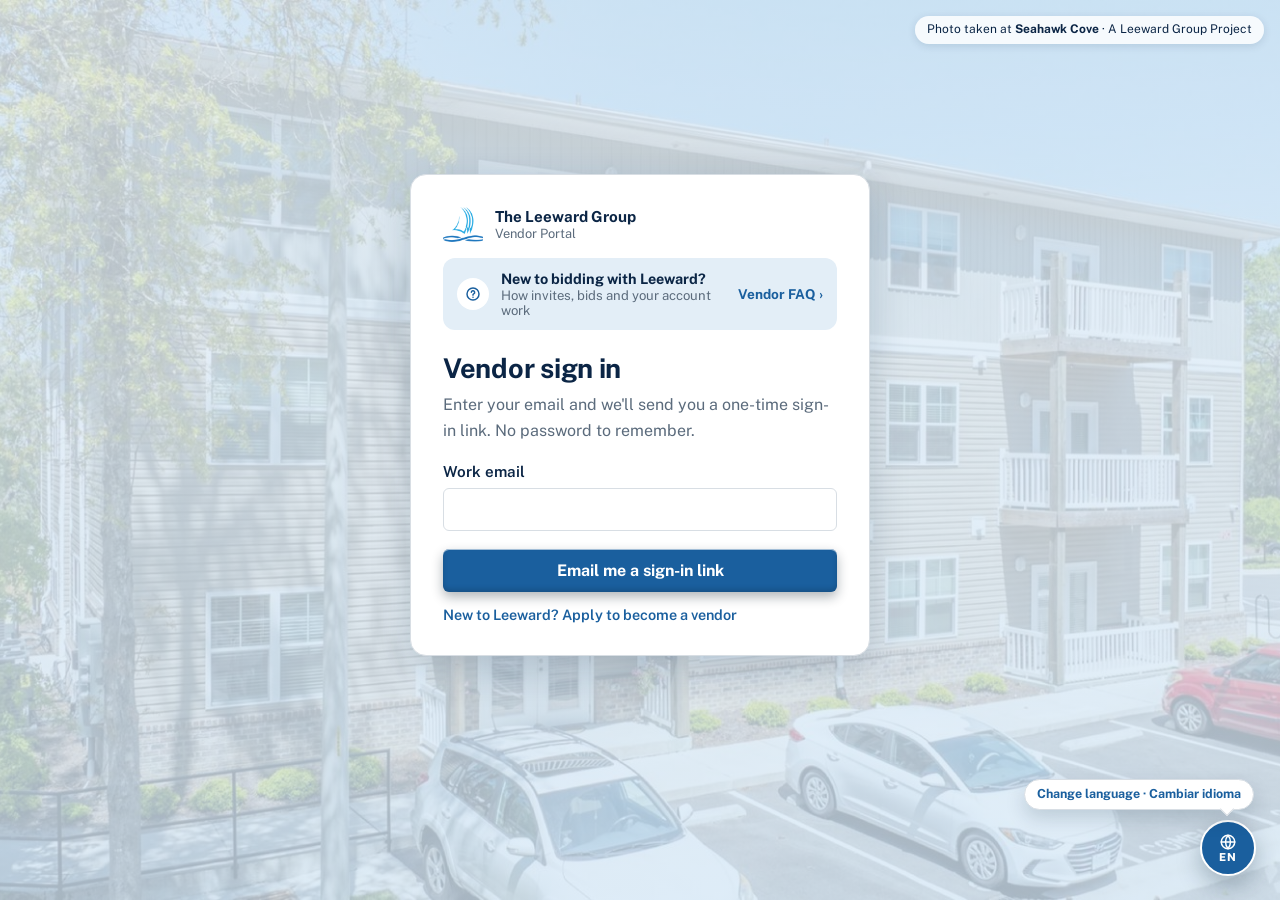
<file: index.html>
<!DOCTYPE html>
<html lang="en" data-title="title.signin">
<head>
<meta charset="UTF-8">
<meta name="viewport" content="width=device-width, initial-scale=1.0">
<meta name="robots" content="noindex">
<meta name="theme-color" content="#ffffff">
<title>Vendor Portal – Sign in</title>
<link rel="icon" type="image/png" href="assets/apple-touch-icon.png">
<link rel="apple-touch-icon" href="assets/apple-touch-icon.png">
<link rel="stylesheet" href="css/styles.css">
<link rel="stylesheet" href="css/portal.css">
<link rel="preconnect" href="https://fonts.googleapis.com">
<link rel="preconnect" href="https://fonts.gstatic.com" crossorigin>
<link rel="stylesheet" href="https://fonts.googleapis.com/css2?family=Public+Sans:wght@400;500;600;700&display=swap">
<link rel="stylesheet" href="css/theme.css">
<script src="js/config.js"></script>
<script src="js/i18n.js"></script>
<script src="js/portal.js"></script>
</head>
<body>
<div class="auth-page auth-page--login vp-auth-page vp-auth-page--narrow vp-apply-bg">

  <div class="auth-shell auth-shell--solo">
    <div class="auth-card">
      <div class="auth-card__brand">
        <div class="brand-mark">
          <img class="vp-auth-logo" src="assets/leeward-mark.png" alt="" width="40" height="35">
          <div>
            <div class="brand-title">The Leeward Group</div>
            <div class="brand-subtitle" data-i18n="brand.sub">Vendor Portal</div>
          </div>
        </div>
      </div>

      <a href="faq.html" class="vp-faq-strip">
        <span class="vp-faq-strip__icon" aria-hidden="true">
          <svg width="16" height="16" viewBox="0 0 24 24" fill="none" stroke="currentColor" stroke-width="2.2" stroke-linecap="round" stroke-linejoin="round"><circle cx="12" cy="12" r="9"></circle><path d="M9.5 9.5a2.5 2.5 0 1 1 3.5 2.3c-.6.3-1 .8-1 1.5v.4"></path><path d="M12 17h.01"></path></svg>
        </span>
        <span class="vp-faq-strip__text">
          <strong data-i18n="signin.faqTitle"></strong>
          <span data-i18n="signin.faqSub"></span>
        </span>
        <span class="vp-faq-strip__link" data-i18n="signin.faqLink"></span>
      </a>

      <div id="signinForm">
        <h1 data-i18n="signin.title"></h1>
        <p data-i18n="signin.intro"></p>
        <form class="auth-form" id="emailForm" novalidate>
          <label class="auth-field">
            <span data-i18n="signin.email"></span>
            <input type="email" name="email" id="emailInput" autocomplete="email" inputmode="email" required>
          </label>
          <p class="auth-message hidden" id="signinMessage" role="alert"></p>
          <button class="auth-button" type="submit" id="sendBtn" data-i18n="signin.send"></button>
          <div class="auth-options">
            <a class="auth-link" href="apply.html" data-i18n="signin.apply"></a>
          </div>
        </form>
      </div>

      <div id="signinSent" class="hidden">
        <h1 data-i18n="signin.sentTitle"></h1>
        <p id="sentText"></p>
        <p class="auth-inline-copy" data-i18n="signin.sentHelp"></p>
        <div class="auth-options">
          <button type="button" class="auth-link vp-linkbtn" id="differentEmailBtn" data-i18n="signin.differentEmail"></button>
        </div>
      </div>
    </div>
  </div>
</div>
<script>
(function () {
    const $ = id => document.getElementById(id);
    const params = new URLSearchParams(location.search);
    // Only ever a page of this site (e.g. "invite.html?id=…").
    const rawNext = params.get("next") || "";
    const next = /^[a-z0-9-]+\.html(\?[a-zA-Z0-9=&_.%-]*)?$/.test(rawNext) ? rawNext : "";
    let sentTo = "";

    // Already signed in? Go straight in.
    if (VP.getSession()) {
        VP.api("vendor-api", "me").then(d => {
            if (d && d.ok) location.replace(d.company ? (next || "invites.html") : "pending.html");
        });
    }

    function showSent() {
        $("sentText").innerHTML = VP.tHtml("signin.sentHtml", { email: sentTo });
    }
    document.addEventListener("vp:lang", () => { if (sentTo) showSent(); });

    $("emailForm").addEventListener("submit", async e => {
        e.preventDefault();
        const email = $("emailInput").value.trim();
        if (!/^[^\s@]+@[^\s@]+\.[^\s@]+$/.test(email)) {
            VP.markFields($("emailForm"), ["email"]);
            VP.setMessage($("signinMessage"), VP.t("signin.badEmail"), "error");
            return;
        }
        VP.markFields($("emailForm"), []);
        VP.setMessage($("signinMessage"), "");
        const btn = $("sendBtn");
        btn.disabled = true;
        btn.textContent = VP.t("signin.sending");
        const res = await VP.api("vendor-auth", "request_link", { email, lang: VP.lang, next });
        btn.disabled = false;
        btn.textContent = VP.t("signin.send");
        if (!res.ok) { VP.setMessage($("signinMessage"), VP.errText(res.error), "error"); return; }
        sentTo = email;
        showSent();
        $("signinForm").classList.add("hidden");
        $("signinSent").classList.remove("hidden");
    });

    $("differentEmailBtn").addEventListener("click", () => {
        sentTo = "";
        $("signinSent").classList.add("hidden");
        $("signinForm").classList.remove("hidden");
        $("emailInput").value = "";
        $("emailInput").focus();
    });
})();
</script>
</body>
</html>
</file>
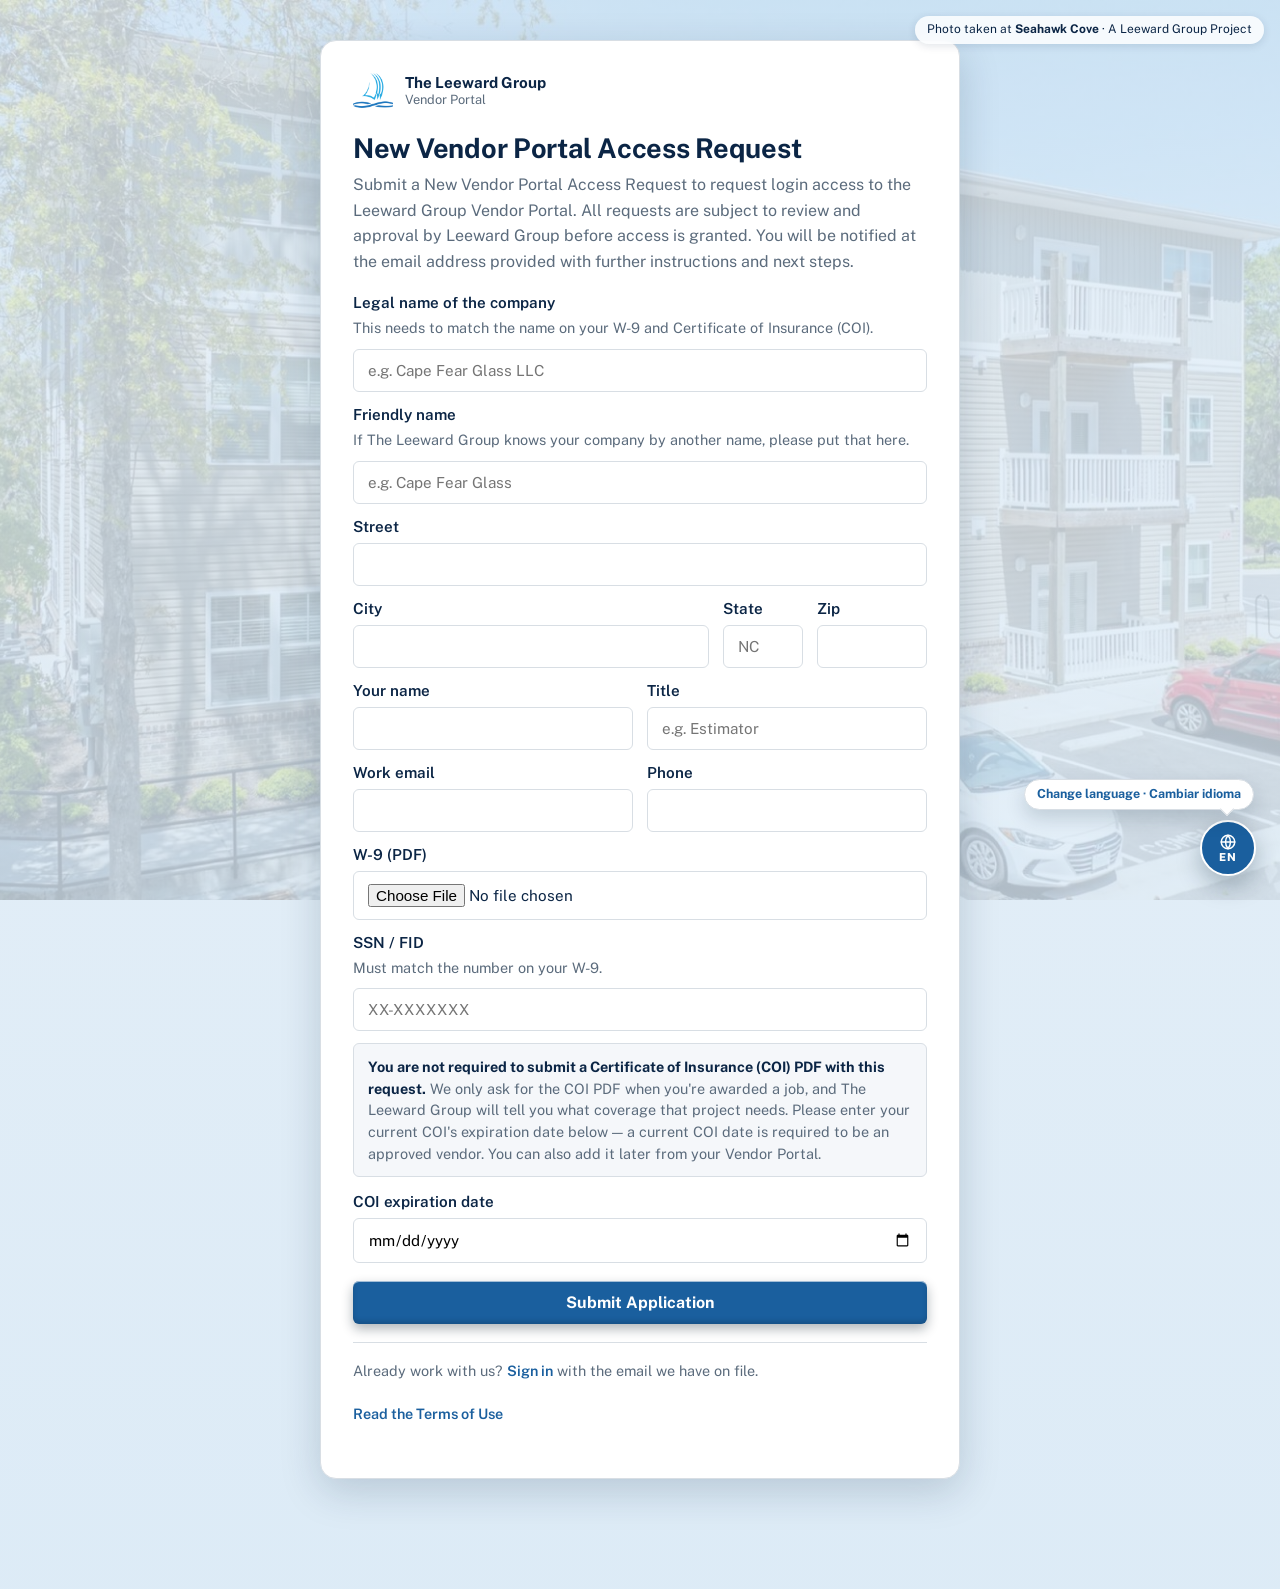
<file: apply.html>
<!DOCTYPE html>
<html lang="en" data-title="title.apply">
<head>
<meta charset="UTF-8">
<meta name="viewport" content="width=device-width, initial-scale=1.0">
<meta name="robots" content="noindex">
<meta name="theme-color" content="#ffffff">
<title>Vendor Portal – Apply</title>
<link rel="icon" type="image/png" href="assets/apple-touch-icon.png">
<link rel="apple-touch-icon" href="assets/apple-touch-icon.png">
<link rel="stylesheet" href="css/styles.css">
<link rel="stylesheet" href="css/portal.css">
<link rel="preconnect" href="https://fonts.googleapis.com">
<link rel="preconnect" href="https://fonts.gstatic.com" crossorigin>
<link rel="stylesheet" href="https://fonts.googleapis.com/css2?family=Public+Sans:wght@400;500;600;700&display=swap">
<link rel="stylesheet" href="css/theme.css">
<script src="js/config.js"></script>
<script src="js/i18n.js"></script>
<script src="js/portal.js"></script>
<script defer src="js/vendor/supabase-js-2.45.4.js"></script>
<script src="js/terms.js"></script>
<script src="js/terms-dialog.js"></script>
</head>
<body>
<div class="auth-page auth-page--login vp-auth-page vp-apply-bg">

  <div class="auth-shell auth-shell--solo">
    <div class="auth-card">
      <div class="auth-card__brand">
        <div class="brand-mark">
          <img class="vp-auth-logo" src="assets/leeward-mark.png" alt="" width="40" height="35">
          <div>
            <div class="brand-title">The Leeward Group</div>
            <div class="brand-subtitle" data-i18n="brand.sub">Vendor Portal</div>
          </div>
        </div>
      </div>

      <div id="applyForm">
        <h1 data-i18n="apply.title"></h1>
        <p data-i18n="apply.intro"></p>

        <form class="auth-form" id="form" novalidate>
          <label class="auth-field"><span data-i18n="apply.legal"></span><span class="auth-inline-copy vp-field-help" data-i18n="apply.legalHelp"></span><input type="text" name="legal_name" maxlength="200" data-i18n-ph="apply.legalPh" required></label>
          <label class="auth-field"><span data-i18n="apply.friendly"></span><span class="auth-inline-copy vp-field-help" data-i18n="apply.friendlyHelp"></span><input type="text" name="friendly_name" maxlength="200" data-i18n-ph="apply.friendlyPh" required></label>
          <label class="auth-field"><span data-i18n="apply.street"></span><input type="text" name="street" maxlength="200" autocomplete="street-address" required></label>
          <div class="company-form-row">
            <label class="auth-field"><span data-i18n="apply.city"></span><input type="text" name="city" maxlength="100" autocomplete="address-level2" required></label>
            <label class="auth-field"><span data-i18n="apply.state"></span><input type="text" name="state" maxlength="2" placeholder="NC" autocomplete="address-level1" required></label>
            <label class="auth-field"><span data-i18n="apply.zip"></span><input type="text" name="zip" maxlength="10" inputmode="numeric" autocomplete="postal-code" required></label>
          </div>

          <div class="wizard-field-grid">
            <label class="auth-field"><span data-i18n="apply.name"></span><input type="text" name="contact_name" maxlength="120" autocomplete="name" required></label>
            <label class="auth-field"><span data-i18n="apply.jobTitle"></span><input type="text" name="contact_title" maxlength="120" data-i18n-ph="apply.jobTitlePh" autocomplete="organization-title"></label>
          </div>
          <div class="wizard-field-grid">
            <label class="auth-field"><span data-i18n="apply.email"></span><input type="email" name="contact_email" maxlength="200" autocomplete="email" inputmode="email" required></label>
            <label class="auth-field"><span data-i18n="apply.phone"></span><input type="tel" name="contact_phone" maxlength="40" autocomplete="tel" required></label>
          </div>

          <label class="auth-field"><span data-i18n="apply.w9"></span><input type="file" name="w9" accept="application/pdf,.pdf" required></label>
          <label class="auth-field"><span data-i18n="apply.tax"></span><span class="auth-inline-copy vp-field-help" data-i18n="apply.taxHelp"></span><input type="text" name="ssn_fid" maxlength="20" inputmode="numeric" autocomplete="off" placeholder="XX-XXXXXXX" required></label>

          <div class="auth-inline-copy vp-note-box" data-i18n-html="apply.coiNoteHtml"></div>
          <label class="auth-field"><span data-i18n="apply.coiDate"></span><input type="date" name="coi_expires_on"></label>

          <p class="auth-message hidden" id="applyMessage" role="alert"></p>
          <button class="auth-button" type="submit" id="submitBtn" data-i18n="apply.submit"></button>
        </form>
      </div>

      <div id="applyDone" class="hidden">
        <h1 data-i18n="apply.doneTitle"></h1>
        <p id="doneText"></p>
        <a href="index.html" class="auth-link" data-i18n="apply.back"></a>
      </div>

      <div class="auth-footer" id="applyFooter">
        <p class="auth-inline-copy" data-i18n-html="apply.footerHtml"></p>
        <p class="auth-inline-copy"><a href="terms.html" class="auth-link" data-i18n="terms.link"></a></p>
      </div>
    </div>
  </div>
</div>
<script>
(function () {
    const $ = id => document.getElementById(id);
    const form = $("form");
    const REQUIRED = ["legal_name", "friendly_name", "street", "city", "state", "zip", "contact_name", "contact_email", "contact_phone", "w9", "ssn_fid"];
    let uploaded = null; // { file, path } so a retry doesn't upload the W-9 twice
    let termsAccepted = false; // Terms of Use popup accepted (asked once per visit)
    let doneEmail = "";

    const value = name => (form.elements[name].value || "").trim();

    function fail(code, fields) {
        VP.markFields(form, fields);
        VP.setMessage($("applyMessage"), VP.errText(code), "error");
    }

    form.addEventListener("submit", async e => {
        e.preventDefault();
        VP.setMessage($("applyMessage"), "");
        const missing = REQUIRED.filter(n => (n === "w9" ? !form.elements.w9.files.length : !value(n)));
        if (missing.length) return fail("missing_fields", missing);
        if (!/^[^\s@]+@[^\s@]+\.[^\s@]+$/.test(value("contact_email"))) return fail("bad_email", ["contact_email"]);
        if (value("ssn_fid").replace(/[^0-9]/g, "").length !== 9) return fail("bad_tax_id", ["ssn_fid"]);
        const file = form.elements.w9.files[0];
        if (!/\.pdf$/i.test(file.name)) return fail("pdf_only", ["w9"]);
        VP.markFields(form, []);

        // The Terms of Use popup: read to the end, tick "I Agree", Accept & Submit.
        // Declining leaves the form as it is; nothing is sent.
        if (!termsAccepted) {
            termsAccepted = await VP.termsDialog();
            if (!termsAccepted) return VP.setMessage($("applyMessage"), VP.t("terms.declined"), "error");
        }

        const btn = $("submitBtn");
        btn.disabled = true;
        try {
            if (!uploaded || uploaded.file !== file) {
                btn.textContent = VP.t("apply.uploading");
                const slot = await VP.api("vendor-apply", "w9_upload_url", { file_name: file.name });
                if (!slot.ok) return fail(slot.error, ["w9"]);
                if (!(await VP.uploadToSlot(slot, file))) return fail("upload", ["w9"]);
                uploaded = { file, path: slot.path };
            }
            btn.textContent = VP.t("apply.submitting");
            const body = {
                legal_name: value("legal_name"), friendly_name: value("friendly_name"),
                street: value("street"), city: value("city"), state: value("state").toUpperCase(), zip: value("zip"),
                contact_name: value("contact_name"), contact_title: value("contact_title"),
                contact_email: value("contact_email"), contact_phone: value("contact_phone"),
                ssn_fid: value("ssn_fid"), coi_expires_on: value("coi_expires_on") || null,
                w9_path: uploaded.path, lang: VP.lang,
                terms_accepted: true, terms_version: window.VP_TERMS.VERSION,
            };
            const res = await VP.api("vendor-apply", "submit", body);
            if (!res.ok) {
                if (res.error === "w9_missing") uploaded = null;
                if (res.error === "terms_required") termsAccepted = false;
                return fail(res.error, (res.fields || []).map(f => (f === "w9_path" ? "w9" : f)));
            }
            doneEmail = body.contact_email;
            $("doneText").innerHTML = VP.tHtml("apply.doneHtml", { email: doneEmail });
            $("applyForm").classList.add("hidden");
            $("applyFooter").classList.add("hidden");
            $("applyDone").classList.remove("hidden");
            window.scrollTo(0, 0);
        } finally {
            btn.disabled = false;
            btn.textContent = VP.t("apply.submit");
        }
    });

    document.addEventListener("vp:lang", () => {
        if (doneEmail) $("doneText").innerHTML = VP.tHtml("apply.doneHtml", { email: doneEmail });
    });
})();
</script>
</body>
</html>
</file>
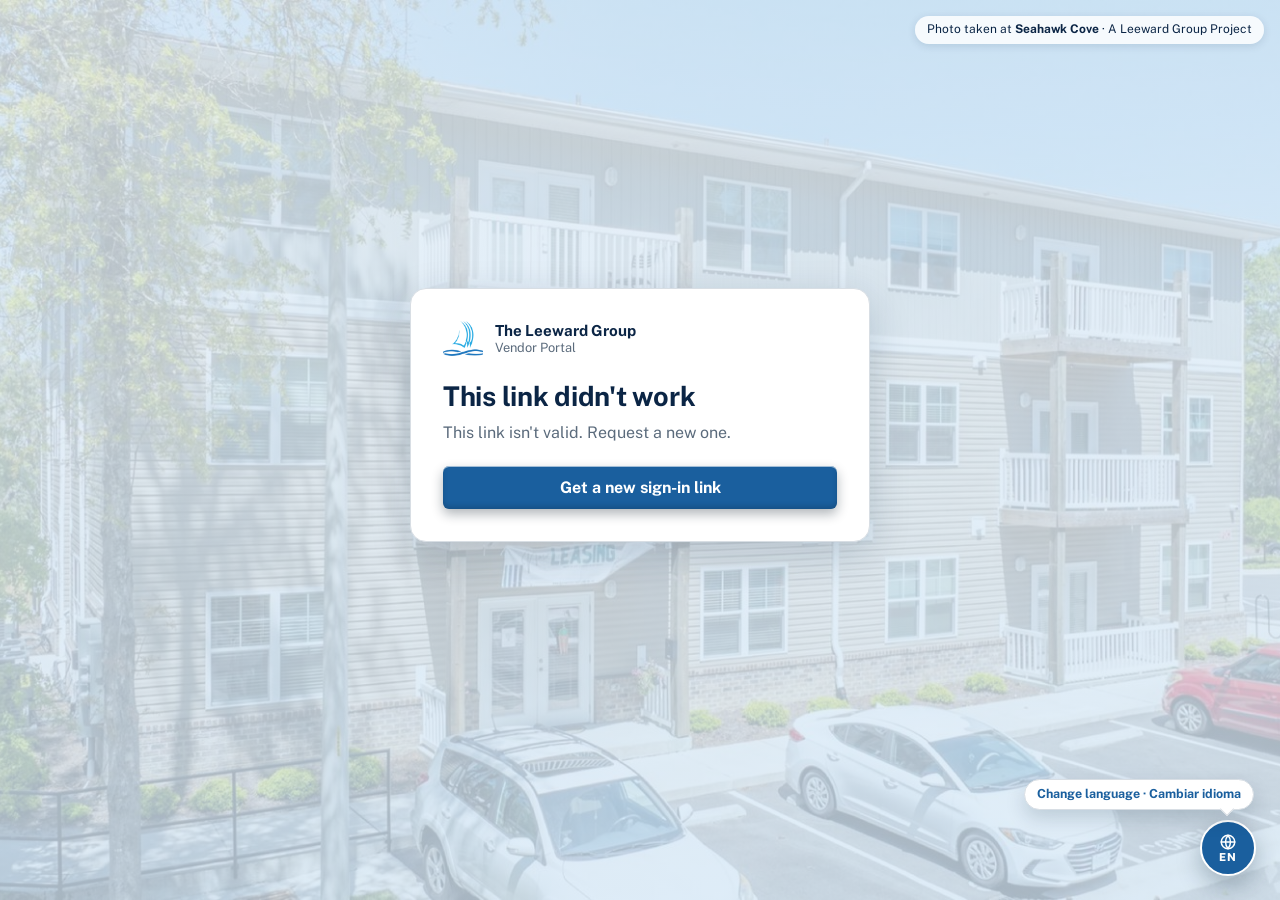
<file: auth.html>
<!DOCTYPE html>
<html lang="en" data-title="title.auth">
<head>
<meta charset="UTF-8">
<meta name="viewport" content="width=device-width, initial-scale=1.0">
<meta name="robots" content="noindex">
<meta name="referrer" content="no-referrer">
<meta name="theme-color" content="#ffffff">
<title>Vendor Portal</title>
<link rel="icon" type="image/png" href="assets/apple-touch-icon.png">
<link rel="stylesheet" href="css/styles.css">
<link rel="stylesheet" href="css/portal.css">
<link rel="preconnect" href="https://fonts.googleapis.com">
<link rel="preconnect" href="https://fonts.gstatic.com" crossorigin>
<link rel="stylesheet" href="https://fonts.googleapis.com/css2?family=Public+Sans:wght@400;500;600;700&display=swap">
<link rel="stylesheet" href="css/theme.css">
<script src="js/config.js"></script>
<script src="js/i18n.js"></script>
<script src="js/portal.js"></script>
</head>
<body>
<div class="auth-page auth-page--login vp-auth-page vp-auth-page--narrow vp-apply-bg">
  <div class="auth-shell auth-shell--solo">
    <div class="auth-card">
      <div class="auth-card__brand">
        <div class="brand-mark">
          <img class="vp-auth-logo" src="assets/leeward-mark.png" alt="" width="40" height="35">
          <div>
            <div class="brand-title">The Leeward Group</div>
            <div class="brand-subtitle" data-i18n="brand.sub">Vendor Portal</div>
          </div>
        </div>
      </div>
      <div id="working" class="vp-center">
        <div class="vp-spinner" aria-hidden="true"></div>
        <p data-i18n="auth.working"></p>
      </div>
      <div id="failed" class="hidden">
        <h1 data-i18n="auth.failTitle"></h1>
        <p id="failText"></p>
        <a href="index.html" class="auth-button" style="display:block;text-align:center;text-decoration:none;color:#fff" data-i18n="auth.newLink"></a>
      </div>
    </div>
  </div>
</div>
<script>
(async function () {
    const token = (location.hash.match(/[#&]t=([^&]+)/) || [])[1] || "";
    history.replaceState(null, "", location.pathname);
    const res = token ? await VP.api("vendor-auth", "verify_link", { token: decodeURIComponent(token) }) : { ok: false, error: "link_invalid" };
    if (res.ok && res.session) {
        VP.setSession(res.session);
        if (res.language) VP.setLang(res.language, { save: false });
        location.replace(res.redirect_to || "invites.html");
        return;
    }
    let code = res.error || "link_invalid";
    const show = () => { document.getElementById("failText").textContent = VP.errText(code); };
    show();
    document.addEventListener("vp:lang", show);
    document.getElementById("working").classList.add("hidden");
    document.getElementById("failed").classList.remove("hidden");
})();
</script>
</body>
</html>
</file>
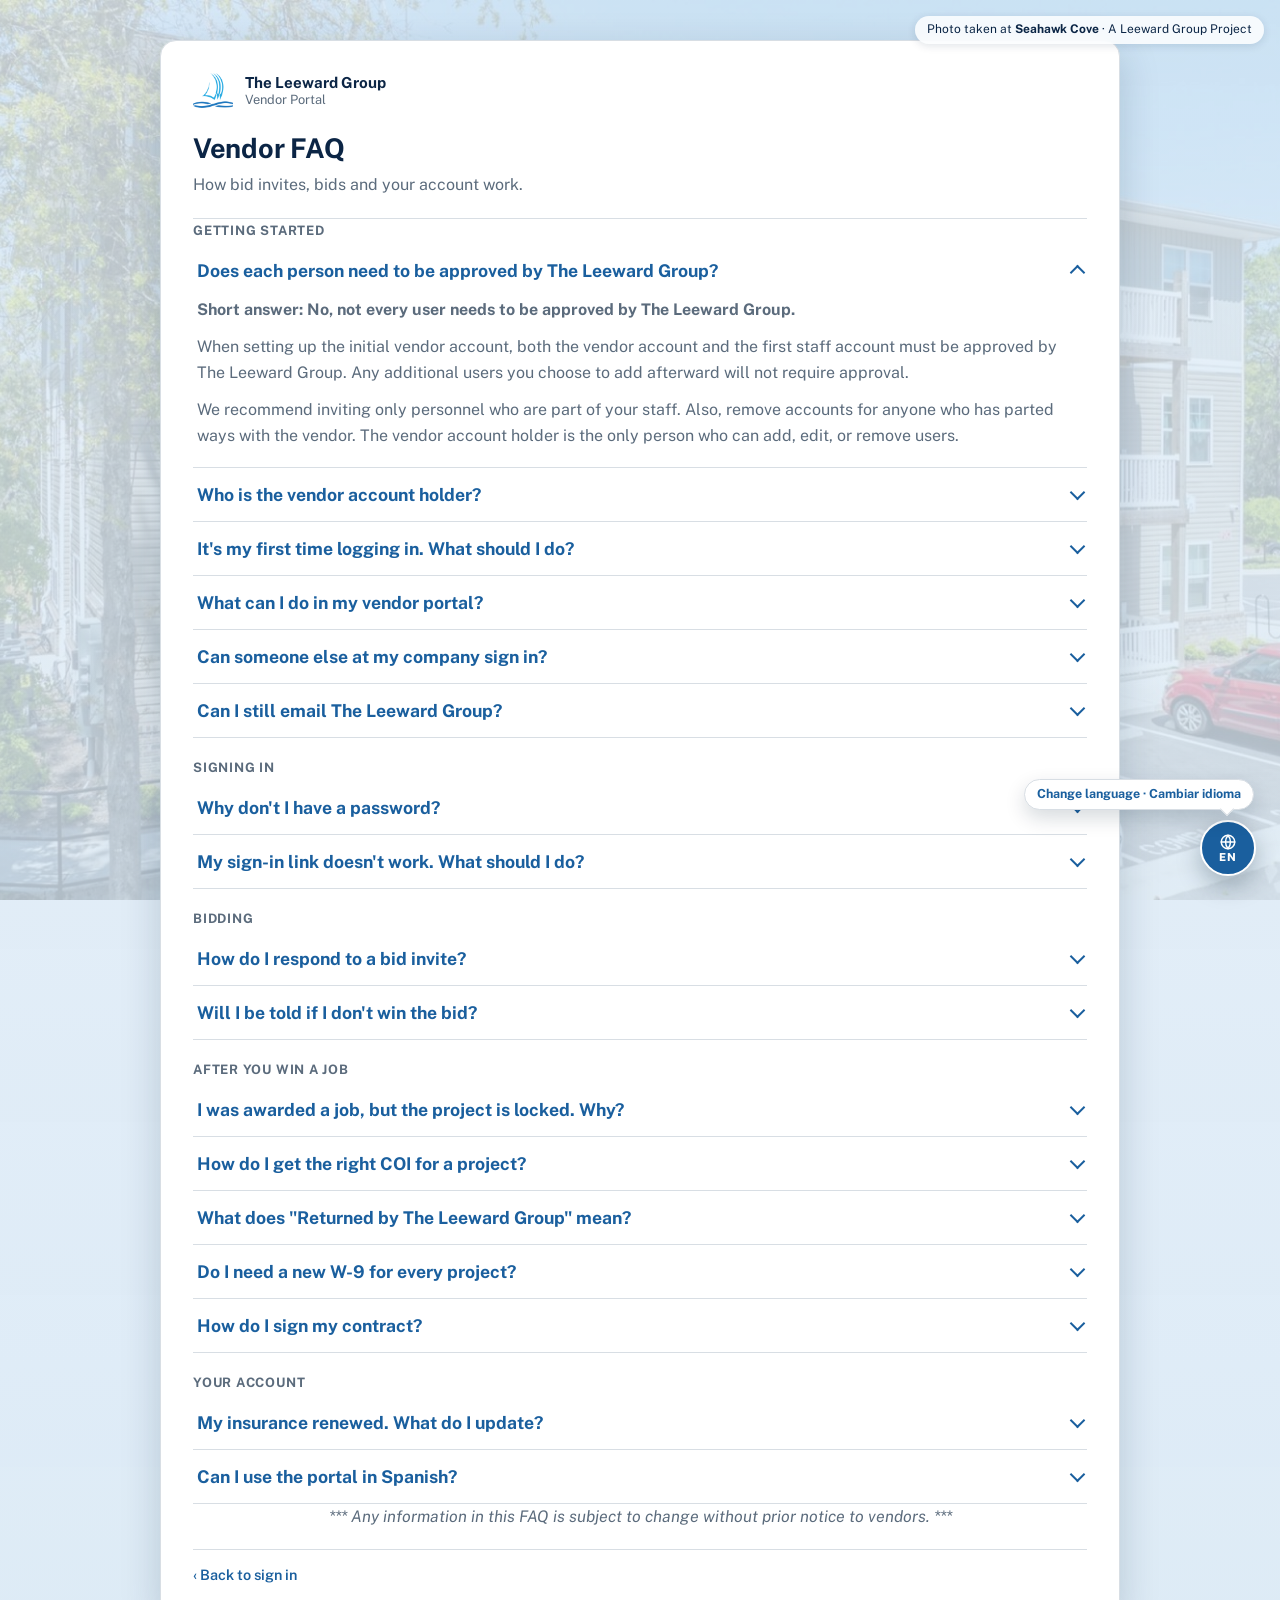
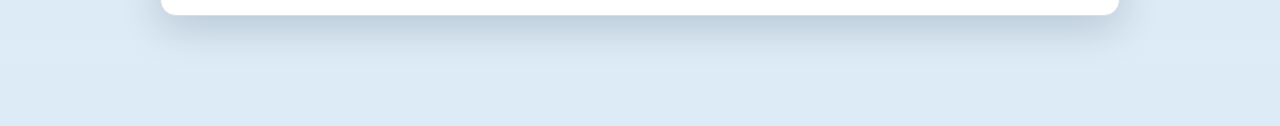
<file: faq.html>
<!DOCTYPE html>
<html lang="en" data-title="title.faq">
<head>
<meta charset="UTF-8">
<meta name="viewport" content="width=device-width, initial-scale=1.0">
<meta name="robots" content="noindex">
<meta name="theme-color" content="#ffffff">
<title>Vendor Portal – FAQ</title>
<link rel="icon" type="image/png" href="assets/apple-touch-icon.png">
<link rel="apple-touch-icon" href="assets/apple-touch-icon.png">
<link rel="stylesheet" href="css/styles.css">
<link rel="stylesheet" href="css/portal.css">
<link rel="preconnect" href="https://fonts.googleapis.com">
<link rel="preconnect" href="https://fonts.gstatic.com" crossorigin>
<link rel="stylesheet" href="https://fonts.googleapis.com/css2?family=Public+Sans:wght@400;500;600;700&display=swap">
<link rel="stylesheet" href="css/theme.css">
<script src="js/config.js"></script>
<script src="js/i18n.js"></script>
<script src="js/portal.js"></script>
</head>
<body>
<div class="auth-page auth-page--login vp-auth-page vp-auth-page--wide vp-apply-bg">
  <div class="auth-shell auth-shell--solo">
    <div class="auth-card">
      <div class="auth-card__brand">
        <div class="brand-mark">
          <img class="vp-auth-logo" src="assets/leeward-mark.png" alt="" width="40" height="35">
          <div>
            <div class="brand-title">The Leeward Group</div>
            <div class="brand-subtitle" data-i18n="brand.sub">Vendor Portal</div>
          </div>
        </div>
      </div>

      <h1 data-i18n="faq.title"></h1>
      <p data-i18n="faq.intro"></p>

      <div class="faq-list">
        <h2 class="faq-section" data-i18n="faq.sec.start"></h2>
        <details class="faq-item" open>
          <summary data-i18n="faq.q1"></summary>
          <div class="faq-body" data-i18n-html="faq.a1Html"></div>
        </details>
        <details class="faq-item">
          <summary data-i18n="faq.q2"></summary>
          <div class="faq-body" data-i18n-html="faq.a2Html"></div>
        </details>
        <details class="faq-item">
          <summary data-i18n="faq.q3"></summary>
          <div class="faq-body" data-i18n-html="faq.a3Html"></div>
        </details>
        <details class="faq-item">
          <summary data-i18n="faq.q4"></summary>
          <div class="faq-body" data-i18n-html="faq.a4Html"></div>
        </details>
        <details class="faq-item">
          <summary data-i18n="faq.q5"></summary>
          <div class="faq-body" data-i18n-html="faq.a5Html"></div>
        </details>
        <details class="faq-item">
          <summary data-i18n="faq.q6"></summary>
          <div class="faq-body" data-i18n-html="faq.a6Html"></div>
        </details>
        <h2 class="faq-section" data-i18n="faq.sec.signin"></h2>
        <details class="faq-item">
          <summary data-i18n="faq.q7"></summary>
          <div class="faq-body" data-i18n-html="faq.a7Html"></div>
        </details>
        <details class="faq-item">
          <summary data-i18n="faq.q8"></summary>
          <div class="faq-body" data-i18n-html="faq.a8Html"></div>
        </details>
        <h2 class="faq-section" data-i18n="faq.sec.bidding"></h2>
        <details class="faq-item">
          <summary data-i18n="faq.q9"></summary>
          <div class="faq-body" data-i18n-html="faq.a9Html"></div>
        </details>
        <details class="faq-item">
          <summary data-i18n="faq.q10"></summary>
          <div class="faq-body" data-i18n-html="faq.a10Html"></div>
        </details>
        <h2 class="faq-section" data-i18n="faq.sec.award"></h2>
        <details class="faq-item">
          <summary data-i18n="faq.q11"></summary>
          <div class="faq-body" data-i18n-html="faq.a11Html"></div>
        </details>
        <details class="faq-item">
          <summary data-i18n="faq.q12"></summary>
          <div class="faq-body" data-i18n-html="faq.a12Html"></div>
        </details>
        <details class="faq-item">
          <summary data-i18n="faq.q13"></summary>
          <div class="faq-body" data-i18n-html="faq.a13Html"></div>
        </details>
        <details class="faq-item">
          <summary data-i18n="faq.q14"></summary>
          <div class="faq-body" data-i18n-html="faq.a14Html"></div>
        </details>
        <details class="faq-item">
          <summary data-i18n="faq.q15"></summary>
          <div class="faq-body" data-i18n-html="faq.a15Html"></div>
        </details>
        <h2 class="faq-section" data-i18n="faq.sec.account"></h2>
        <details class="faq-item">
          <summary data-i18n="faq.q16"></summary>
          <div class="faq-body" data-i18n-html="faq.a16Html"></div>
        </details>
        <details class="faq-item">
          <summary data-i18n="faq.q17"></summary>
          <div class="faq-body" data-i18n-html="faq.a17Html"></div>
        </details>
      </div>

      <p class="faq-disclaimer" data-i18n="faq.disclaimer"></p>

      <div class="auth-options" style="border-top: 1px solid var(--border); padding-top: 16px; margin-top: 18px">
        <a href="index.html" class="auth-link" id="faqBack" data-i18n="faq.back"></a>
      </div>
    </div>
  </div>
</div>
<script>
// Signed in? "Back" goes to the portal instead of the sign-in page.
if (VP.getSession()) {
    const back = document.getElementById("faqBack");
    back.href = "invites.html";
    back.dataset.i18n = "faq.backPortal";
    back.textContent = VP.t("faq.backPortal");
}
</script>
</body>
</html>
</file>
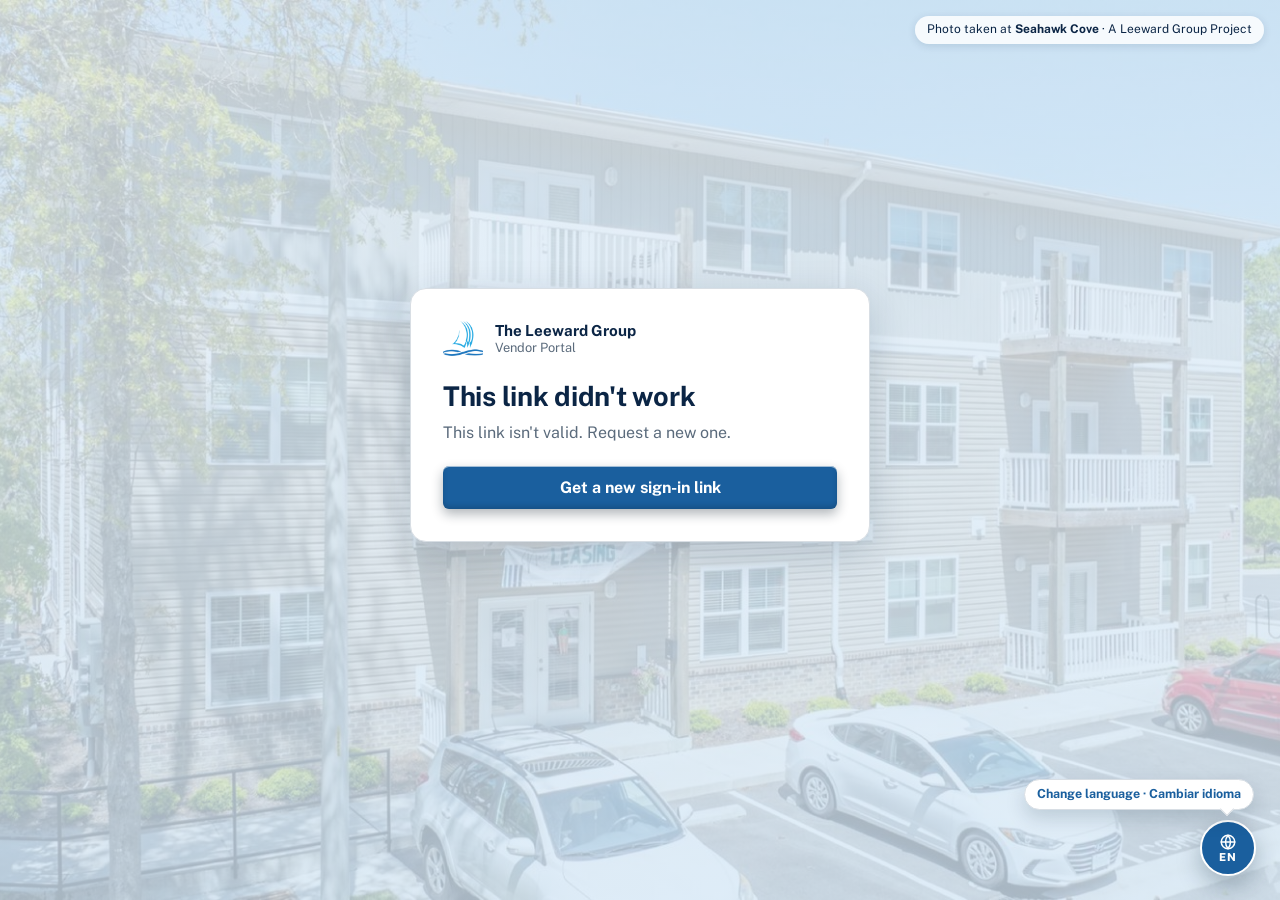
<file: i.html>
<!DOCTYPE html>
<html lang="en" data-title="title.auth">
<head>
<meta charset="UTF-8">
<meta name="viewport" content="width=device-width, initial-scale=1.0">
<meta name="robots" content="noindex">
<meta name="referrer" content="no-referrer">
<meta name="theme-color" content="#ffffff">
<title>Vendor Portal</title>
<link rel="icon" type="image/png" href="assets/apple-touch-icon.png">
<link rel="stylesheet" href="css/styles.css">
<link rel="stylesheet" href="css/portal.css">
<link rel="preconnect" href="https://fonts.googleapis.com">
<link rel="preconnect" href="https://fonts.gstatic.com" crossorigin>
<link rel="stylesheet" href="https://fonts.googleapis.com/css2?family=Public+Sans:wght@400;500;600;700&display=swap">
<link rel="stylesheet" href="css/theme.css">
<script src="js/config.js"></script>
<script src="js/i18n.js"></script>
<script src="js/portal.js"></script>
</head>
<body>
<div class="auth-page auth-page--login vp-auth-page vp-auth-page--narrow vp-apply-bg">
  <div class="auth-shell auth-shell--solo">
    <div class="auth-card">
      <div class="auth-card__brand">
        <div class="brand-mark">
          <img class="vp-auth-logo" src="assets/leeward-mark.png" alt="" width="40" height="35">
          <div>
            <div class="brand-title">The Leeward Group</div>
            <div class="brand-subtitle" data-i18n="brand.sub">Vendor Portal</div>
          </div>
        </div>
      </div>
      <div id="working" class="vp-center">
        <div class="vp-spinner" aria-hidden="true"></div>
        <p data-i18n="auth.working"></p>
      </div>
      <div id="failed" class="hidden">
        <h1 data-i18n="auth.failTitle"></h1>
        <p id="failText"></p>
        <a href="index.html" class="auth-button" style="display:block;text-align:center;text-decoration:none;color:#fff" data-i18n="auth.newLink"></a>
      </div>
    </div>
  </div>
</div>
<script>
(async function () {
    const token = new URLSearchParams(location.search).get("t") || "";
    history.replaceState(null, "", location.pathname);
    const res = token ? await VP.api("vendor-auth", "invite_login", { token }) : { ok: false, error: "link_invalid" };
    if (res.ok && res.session) {
        VP.setSession(res.session);
        if (res.language) VP.setLang(res.language, { save: false });
        location.replace(res.redirect_to || "invites.html");
        return;
    }
    let code = res.error || "link_invalid";
    const show = () => { document.getElementById("failText").textContent = VP.errText(code); };
    show();
    document.addEventListener("vp:lang", show);
    document.getElementById("working").classList.add("hidden");
    document.getElementById("failed").classList.remove("hidden");
})();
</script>
</body>
</html>
</file>
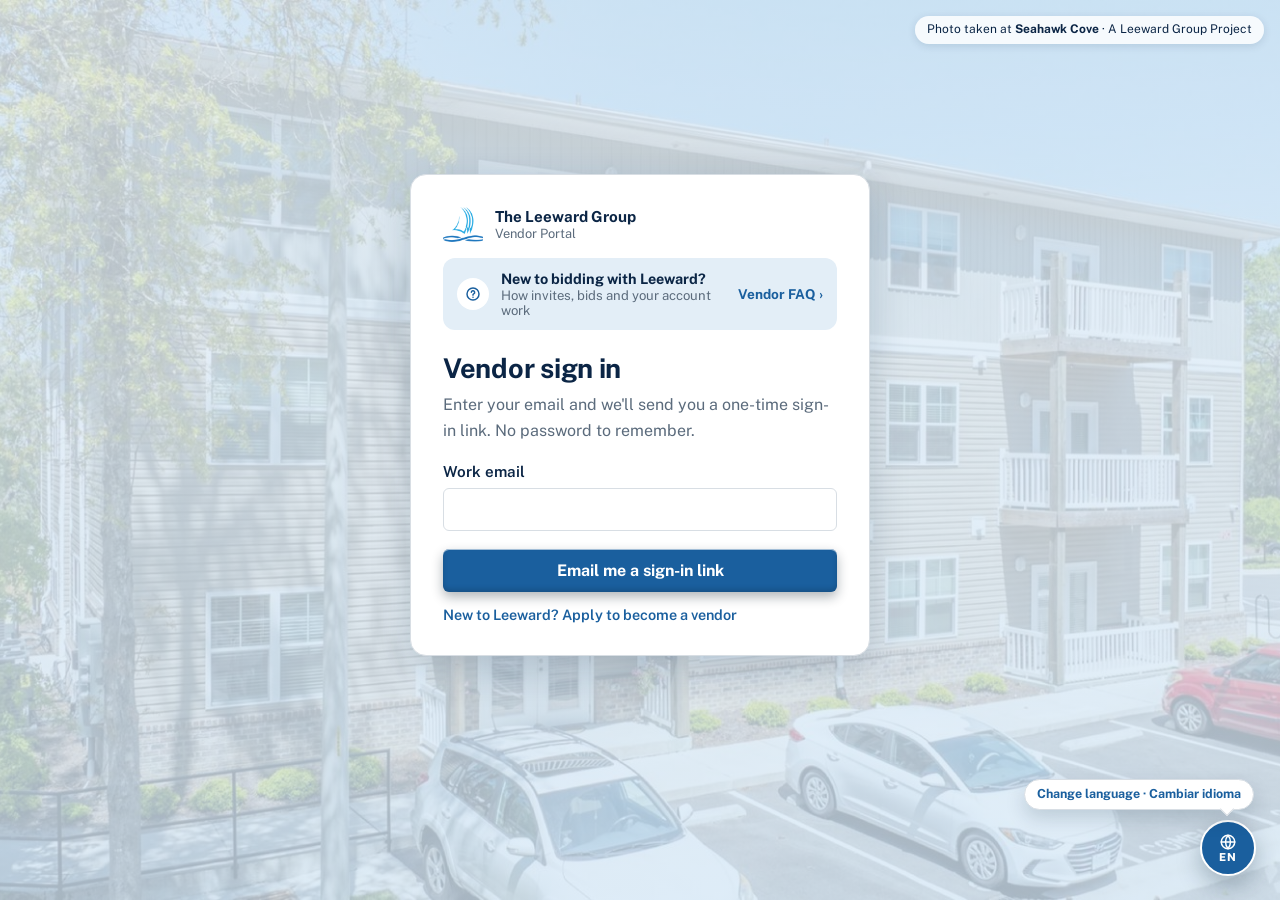
<file: invite.html>
<!DOCTYPE html>
<html lang="en" data-title="title.invite">
<head>
<meta charset="UTF-8">
<meta name="viewport" content="width=device-width, initial-scale=1.0">
<meta name="robots" content="noindex">
<meta name="theme-color" content="#ffffff">
<title>Vendor Portal – Invite</title>
<link rel="icon" type="image/png" href="assets/apple-touch-icon.png">
<link rel="apple-touch-icon" href="assets/apple-touch-icon.png">
<link rel="stylesheet" href="css/styles.css">
<link rel="stylesheet" href="css/portal.css">
<link rel="preconnect" href="https://fonts.googleapis.com">
<link rel="preconnect" href="https://fonts.gstatic.com" crossorigin>
<link rel="stylesheet" href="https://fonts.googleapis.com/css2?family=Public+Sans:wght@400;500;600;700&display=swap">
<link rel="stylesheet" href="css/theme.css">
<script src="js/config.js"></script>
<script src="js/i18n.js"></script>
<script src="js/portal.js"></script>
<script defer src="js/vendor/supabase-js-2.45.4.js"></script>
</head>
<body>
<main class="main-content">
  <section class="hero-section">
    <div>
      <p class="eyebrow"><a href="invites.html" style="color: inherit" data-i18n="invite.back"></a> · <span data-i18n="invite.eyebrow"></span></p>
      <h1 id="pkgName">&nbsp;</h1>
      <p id="pkgSub">&nbsp;</p>
    </div>
    <!-- Due / walkthrough / days left as frosted-glass boxes on the navy band -->
    <div class="stats-grid">
      <div class="stat-item"><p class="stat-label" data-i18n="stat.due"></p><p class="bid-stat-value" id="statDue"></p></div>
      <div class="stat-item"><p class="stat-label" data-i18n="stat.walk"></p><p class="bid-stat-value" id="statWalk"></p></div>
      <div class="stat-item"><p class="stat-label" data-i18n="stat.days"></p><p class="bid-stat-value" id="statDays"></p></div>
    </div>
  </section>

  <p class="auth-message error hidden" id="pageError" role="alert"></p>

  <div class="bid-review-grid hidden" id="inviteGrid">
    <div class="vp-col">

      <div class="card">
        <div class="card-header"><h2 class="card-title" data-i18n="invite.scope"></h2></div>
        <p class="auth-inline-copy" style="color: var(--text); white-space: pre-wrap" id="scope"></p>
      </div>

      <div class="card">
        <div class="card-header"><h2 class="card-title" data-i18n="invite.files"></h2></div>
        <div class="bid-file-list" id="files"></div>
      </div>

      <div class="card">
        <div class="card-header"><h2 class="card-title" data-i18n="invite.details"></h2></div>
        <dl class="vp-detail-list" id="details"></dl>
      </div>
    </div>

    <div class="card" style="align-self: start">
      <div class="card-header"><h2 class="card-title" data-i18n="invite.response"></h2><span id="statusChip"></span></div>
      <div id="responseBody"></div>
    </div>
  </div>
</main>
<script src="js/invite.js"></script>
</body>
</html>
</file>
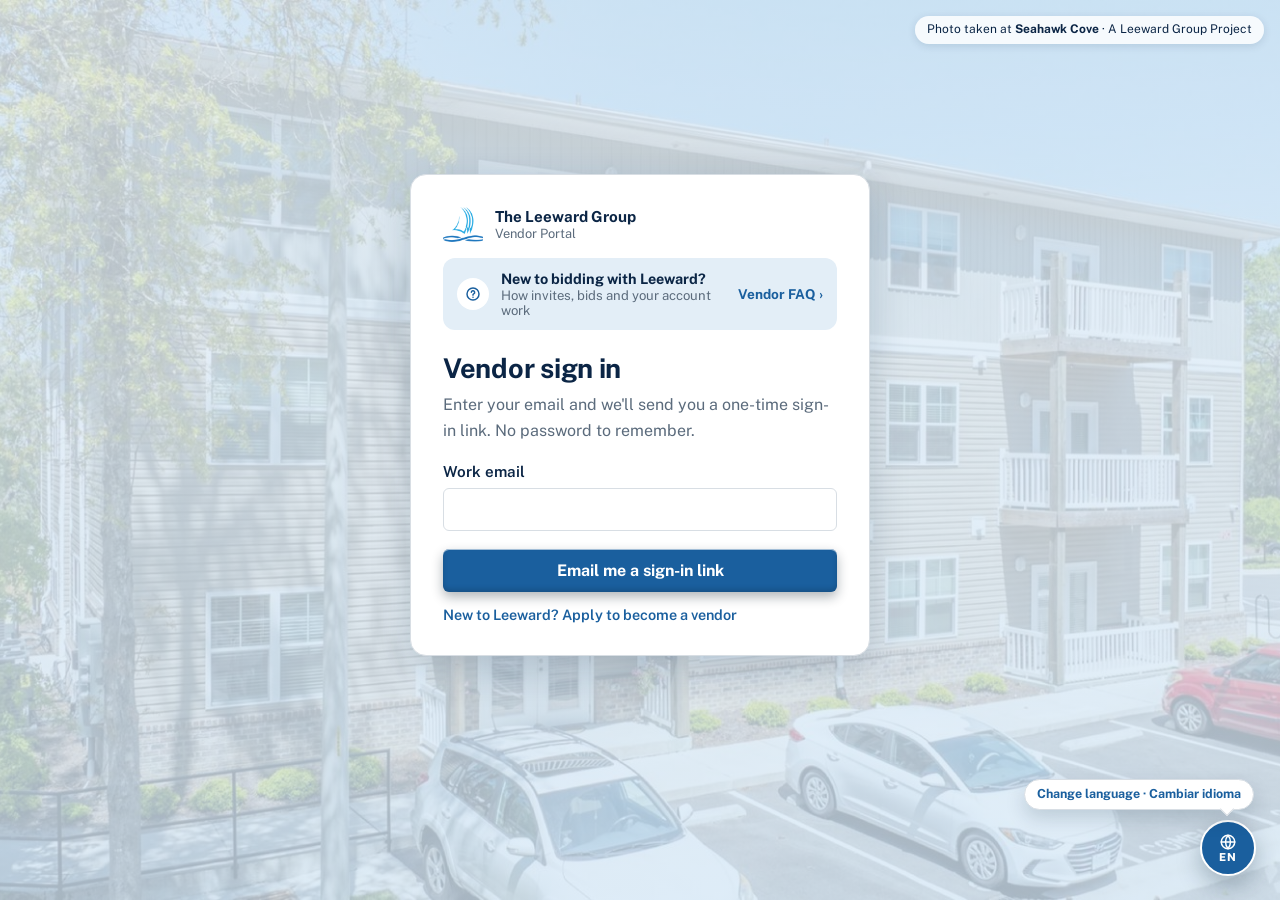
<file: invites.html>
<!DOCTYPE html>
<html lang="en" data-title="title.invites">
<head>
<meta charset="UTF-8">
<meta name="viewport" content="width=device-width, initial-scale=1.0">
<meta name="robots" content="noindex">
<meta name="theme-color" content="#ffffff">
<title>Vendor Portal – My Invites</title>
<link rel="icon" type="image/png" href="assets/apple-touch-icon.png">
<link rel="apple-touch-icon" href="assets/apple-touch-icon.png">
<link rel="stylesheet" href="css/styles.css">
<link rel="stylesheet" href="css/portal.css">
<link rel="preconnect" href="https://fonts.googleapis.com">
<link rel="preconnect" href="https://fonts.gstatic.com" crossorigin>
<link rel="stylesheet" href="https://fonts.googleapis.com/css2?family=Public+Sans:wght@400;500;600;700&display=swap">
<link rel="stylesheet" href="css/theme.css">
<script src="js/config.js"></script>
<script src="js/i18n.js"></script>
<script src="js/portal.js"></script>
</head>
<body>
<main class="main-content">
  <!-- Home (2026-11-10 redesign): greeting, action items, open invites,
       past invites, company compliance. Mockup: "Home – My Invites". -->
  <section class="vp-greet">
    <p class="vp-greet__date" id="greetDate">&nbsp;</p>
    <h1 id="greetTitle">&nbsp;</h1>
    <p id="greetSub">&nbsp;</p>
  </section>

  <div class="vp-dash">
    <div class="vp-dash__main">
      <section class="vp-section hidden" id="actionSection" aria-labelledby="actionTitle">
        <h2 id="actionTitle" data-i18n="home.actions"></h2>
        <div class="vp-action-grid" id="actionsBody"></div>
      </section>

      <section class="vp-section" aria-labelledby="openTitle">
        <div class="vp-section__head"><h2 id="openTitle" data-i18n="invites.open"></h2><span class="vp-section__meta" id="openCount"></span></div>
        <div class="vp-section" id="openBody"><p class="auth-inline-copy" data-i18n="loading"></p></div>
      </section>

      <section class="vp-section" aria-labelledby="pastTitle">
        <h2 id="pastTitle" data-i18n="invites.past"></h2>
        <div id="pastBody"><p class="auth-inline-copy" data-i18n="loading"></p></div>
      </section>
    </div>

    <aside class="vp-dash__side">
      <section class="vp-panel-navy hidden" id="compliance" aria-labelledby="complianceTitle">
        <h2 id="complianceTitle" data-i18n="home.compliance"></h2>
        <ul class="vp-checks" id="complianceList"></ul>
        <a href="profile.html" data-i18n="home.manage"></a>
      </section>
      <section class="vp-panel" aria-labelledby="helpTitle">
        <h2 id="helpTitle" data-i18n="home.help"></h2>
        <p data-i18n="home.helpBody"></p>
        <a href="faq.html" class="vp-btn-ghost" data-i18n="nav.faq"></a>
      </section>
    </aside>
  </div>
</main>
<script src="js/invites.js"></script>
</body>
</html>
</file>
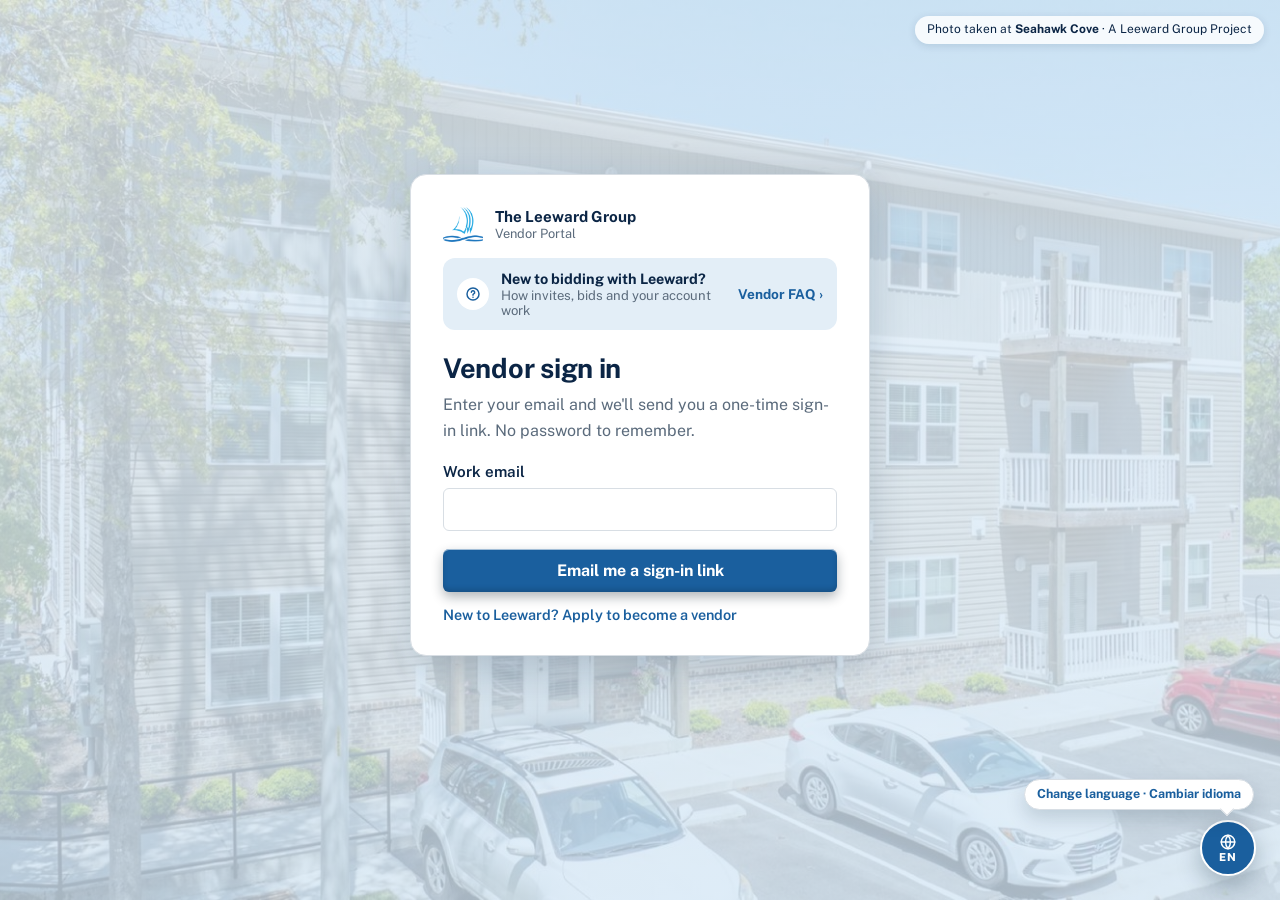
<file: pending.html>
<!DOCTYPE html>
<html lang="en" data-title="title.pending">
<head>
<meta charset="UTF-8">
<meta name="viewport" content="width=device-width, initial-scale=1.0">
<meta name="robots" content="noindex">
<meta name="theme-color" content="#ffffff">
<title>Vendor Portal – Waiting for approval</title>
<link rel="icon" type="image/png" href="assets/apple-touch-icon.png">
<link rel="apple-touch-icon" href="assets/apple-touch-icon.png">
<link rel="stylesheet" href="css/styles.css">
<link rel="stylesheet" href="css/portal.css">
<link rel="preconnect" href="https://fonts.googleapis.com">
<link rel="preconnect" href="https://fonts.gstatic.com" crossorigin>
<link rel="stylesheet" href="https://fonts.googleapis.com/css2?family=Public+Sans:wght@400;500;600;700&display=swap">
<link rel="stylesheet" href="css/theme.css">
<script src="js/config.js"></script>
<script src="js/i18n.js"></script>
<script src="js/portal.js"></script>
</head>
<body>
<div class="auth-page auth-page--login vp-auth-page vp-apply-bg">
  <div class="auth-shell auth-shell--solo">
    <div class="auth-card">
      <div class="auth-card__brand">
        <div class="brand-mark">
          <img class="vp-auth-logo" src="assets/leeward-mark.png" alt="" width="40" height="35">
          <div>
            <div class="brand-title">The Leeward Group</div>
            <div class="brand-subtitle" data-i18n="brand.sub">Vendor Portal</div>
          </div>
        </div>
      </div>

      <div id="loading" class="vp-center"><div class="vp-spinner" aria-hidden="true"></div><p data-i18n="loading"></p></div>
      <div id="content" class="hidden"></div>

      <div class="auth-options" style="border-top: 1px solid var(--border); padding-top: 16px; margin-top: 20px; display: flex; justify-content: space-between; flex-wrap: wrap; gap: 10px">
        <a href="faq.html" class="auth-link" data-i18n="pending.faq"></a>
        <span style="display:flex;gap:16px;flex-wrap:wrap">
          <button type="button" class="auth-link vp-linkbtn" id="checkBtn" data-i18n="pending.check"></button>
          <button type="button" class="auth-link vp-linkbtn" id="signOutBtn" data-i18n="nav.signout"></button>
        </span>
      </div>
    </div>
  </div>
</div>
<script>
(async function () {
    const $ = id => document.getElementById(id);
    const esc = VP.esc;
    $("signOutBtn").addEventListener("click", () => VP.signOut());
    $("checkBtn").addEventListener("click", () => location.reload());

    const data = await VP.requireMe({ allowPending: true });
    if (data.error) { $("loading").innerHTML = `<p class="auth-message error">${esc(VP.errText(data.error))}</p>`; return; }
    if (data.company) { location.replace("invites.html"); return; }

    function render() {
        const u = data.user;
        const a = data.application;
        const first = String(u.name || "").trim().split(/\s+/)[0] || "";
        if (!a) {
            $("content").innerHTML = `
                <span class="chip chip--warning">${esc(VP.t("pending.chip"))}</span>
                <h1 style="margin-top: 12px">${esc(VP.t("pending.memberTitle"))}</h1>
                <p>${esc(VP.t("pending.memberBody"))}</p>`;
        } else {
            const address = [a.street, [a.city, a.state].filter(Boolean).join(", "), a.zip].filter(Boolean).join(" ");
            const contact = [a.contact_name, a.contact_title, a.contact_phone].filter(Boolean).join(" · ");
            const company = a.friendly_name && a.friendly_name !== a.legal_name ? `${a.legal_name} (${a.friendly_name})` : a.legal_name;
            $("content").innerHTML = `
                <span class="chip chip--warning">${esc(VP.t("pending.chip"))}</span>
                <h1 style="margin-top: 12px">${esc(VP.t("pending.title", { name: first }))}</h1>
                <p>${VP.tHtml("pending.bodyHtml", { email: u.email })}</p>
                <ol class="pend-steps">
                    <li class="pend-step is-done"><span class="pend-dot">✓</span><div><strong>${esc(VP.t("pending.step1"))}</strong><span>${esc(VP.fmtDateTime(a.created_at))}</span></div></li>
                    <li class="pend-step is-current"><span class="pend-dot">2</span><div><strong>${esc(VP.t("pending.step2"))}</strong><span>${esc(VP.t("pending.step2sub"))}</span></div></li>
                    <li class="pend-step"><span class="pend-dot">3</span><div><strong>${esc(VP.t("pending.step3"))}</strong><span>${esc(VP.t("pending.step3sub"))}</span></div></li>
                </ol>
                <div class="pend-summary">
                    <p class="company-form-section-title">${esc(VP.t("pending.sent"))}</p>
                    <dl class="vp-detail-list">
                        <dt>${esc(VP.t("pending.company"))}</dt><dd>${esc(company)}</dd>
                        <dt>${esc(VP.t("pending.address"))}</dt><dd>${esc(address)}</dd>
                        <dt>${esc(VP.t("pending.contact"))}</dt><dd>${esc(contact)}</dd>
                        <dt>${esc(VP.t("pending.w9"))}</dt><dd>${a.w9_on_file ? `<span class="chip chip--success">${esc(VP.t("pending.uploaded"))}</span>` : "—"}</dd>
                    </dl>
                    <p class="auth-inline-copy" style="margin-top: 10px">${esc(VP.t("pending.fix"))}</p>
                </div>`;
        }
        $("loading").classList.add("hidden");
        $("content").classList.remove("hidden");
    }
    render();
    document.addEventListener("vp:lang", render);
})();
</script>
</body>
</html>
</file>
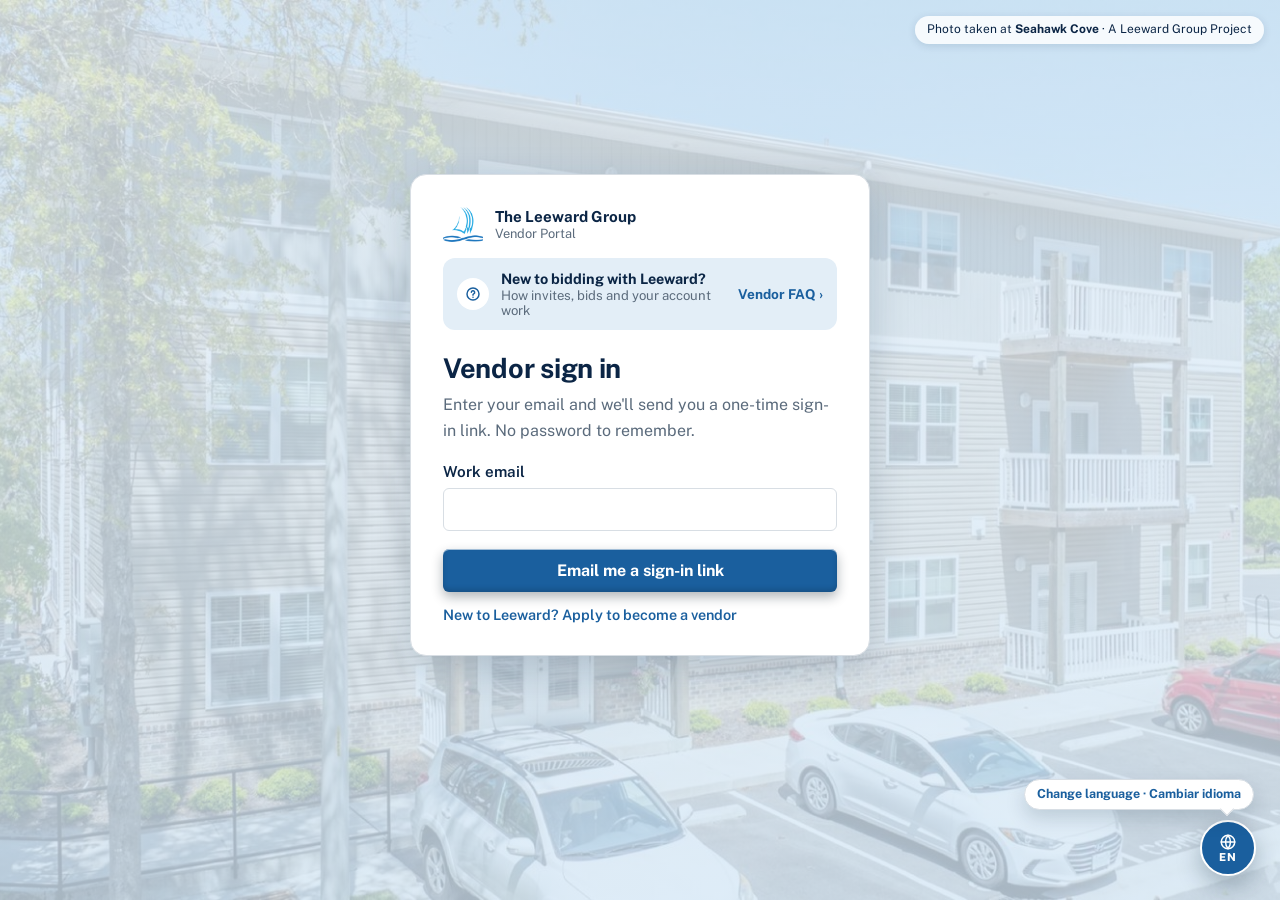
<file: profile.html>
<!DOCTYPE html>
<html lang="en" data-title="title.profile">
<head>
<meta charset="UTF-8">
<meta name="viewport" content="width=device-width, initial-scale=1.0">
<meta name="robots" content="noindex">
<meta name="theme-color" content="#ffffff">
<title>Vendor Portal – Company Profile</title>
<link rel="icon" type="image/png" href="assets/apple-touch-icon.png">
<link rel="apple-touch-icon" href="assets/apple-touch-icon.png">
<link rel="stylesheet" href="css/styles.css">
<link rel="stylesheet" href="css/portal.css">
<link rel="preconnect" href="https://fonts.googleapis.com">
<link rel="preconnect" href="https://fonts.gstatic.com" crossorigin>
<link rel="stylesheet" href="https://fonts.googleapis.com/css2?family=Public+Sans:wght@400;500;600;700&display=swap">
<link rel="stylesheet" href="css/theme.css">
<script src="js/config.js"></script>
<script src="js/i18n.js"></script>
<script src="js/portal.js"></script>
<script defer src="js/vendor/supabase-js-2.45.4.js"></script>
</head>
<body>
<main class="main-content">
  <section class="hero-section">
    <div>
      <p class="eyebrow" data-i18n="profile.eyebrow"></p>
      <h1 data-i18n="profile.title"></h1>
      <p data-i18n="profile.intro"></p>
    </div>
  </section>

  <p class="auth-message error hidden" id="pageError" role="alert"></p>

  <div class="bid-review-grid hidden" id="profileGrid">
    <div class="vp-profile-grid" style="align-content: start">
      <div class="card">
        <div class="card-header"><h2 class="card-title" data-i18n="profile.company"></h2><span class="chip chip--success" data-i18n="profile.approved"></span></div>
        <form class="auth-form" id="companyForm" novalidate></form>
      </div>

      <div class="card">
        <div class="card-header"><h2 class="card-title" data-i18n="team.title"></h2></div>
        <div id="teamBody"></div>
      </div>

      <div class="card">
        <div class="card-header"><h2 class="card-title" data-i18n="profile.me"></h2></div>
        <form class="auth-form" id="meForm" novalidate></form>
      </div>
    </div>

    <div class="card" style="align-self: start">
      <div class="card-header"><h2 class="card-title" data-i18n="docs.title"></h2></div>
      <div class="vendor-profile-body" id="docsBody"></div>
    </div>
  </div>
</main>
<script src="js/profile.js"></script>
</body>
</html>
</file>
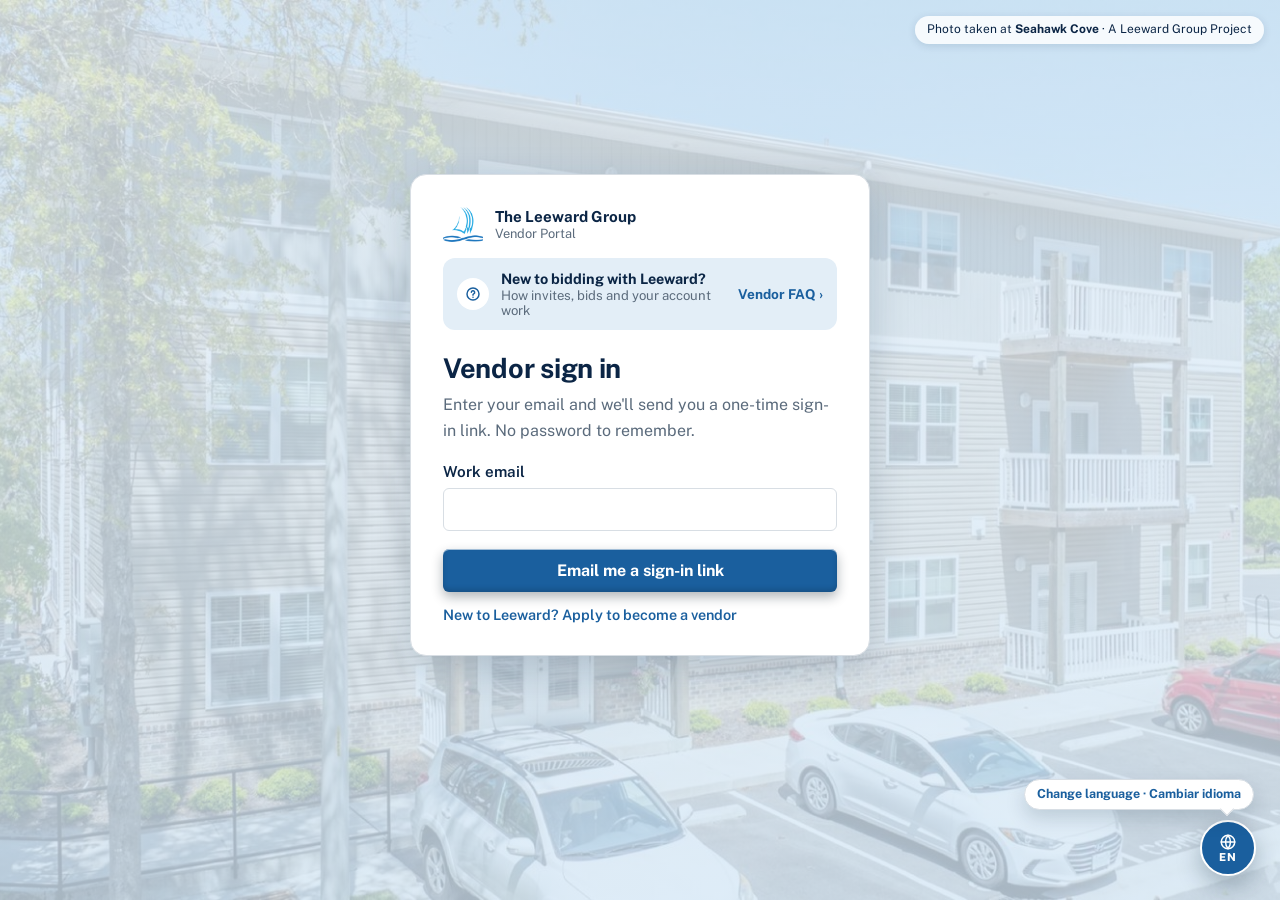
<file: project.html>
<!DOCTYPE html>
<html lang="en" data-title="title.project">
<head>
<meta charset="UTF-8">
<meta name="viewport" content="width=device-width, initial-scale=1.0">
<meta name="robots" content="noindex">
<meta name="theme-color" content="#ffffff">
<title>Vendor Portal – Project</title>
<link rel="icon" type="image/png" href="assets/apple-touch-icon.png">
<link rel="apple-touch-icon" href="assets/apple-touch-icon.png">
<link rel="stylesheet" href="css/styles.css">
<link rel="stylesheet" href="css/portal.css">
<link rel="preconnect" href="https://fonts.googleapis.com">
<link rel="preconnect" href="https://fonts.gstatic.com" crossorigin>
<link rel="stylesheet" href="https://fonts.googleapis.com/css2?family=Public+Sans:wght@400;500;600;700&display=swap">
<link rel="stylesheet" href="css/theme.css">
<script src="js/config.js"></script>
<script src="js/i18n.js"></script>
<script src="js/portal.js"></script>
<script defer src="js/vendor/supabase-js-2.45.4.js"></script>
</head>
<body>
<main class="main-content">
  <!-- Locked project (2026-11-10 redesign): progress ring + one step per
       requirement, inside the normal portal (top bar + tabs). -->
  <section class="vp-lock hidden" id="lockView"></section>

  <section class="hero-section" id="projHero">
    <div>
      <p class="eyebrow"><a href="projects.html" style="color: inherit" data-i18n="project.back"></a></p>
      <p class="vp-hero-badge" id="projBadge">&nbsp;</p>
      <h1 id="projName">&nbsp;</h1>
      <p id="projSub">&nbsp;</p>
    </div>
    <div class="vp-glass-row" id="projGlass"></div>
  </section>

  <section class="vp-strip hidden" id="projStrip" aria-label="Compliance"></section>

  <p class="auth-message error hidden" id="pageError" role="alert"></p>

  <div class="bid-review-grid hidden" id="projectGrid">
    <div class="vp-col">
      <!-- Locked project (Coleby, 2026-10-31): until the contract is signed,
           a W-9 is on file and this project's COI is uploaded, only this
           checklist shows — no scopes, amounts or proposals. -->
      <div class="card hidden" id="checklistCard">
        <div class="card-header"><h2 class="card-title" data-i18n="lock.title"></h2></div>
        <div class="vendor-profile-body" id="checklistBody"></div>
      </div>
      <div class="card hidden" id="contractCard">
        <div class="card-header"><h2 class="card-title" data-i18n="contract.title"></h2><span id="contractChip"></span></div>
        <div class="vendor-profile-body" id="contractBody"></div>
      </div>
      <div class="card" id="scopesCard">
        <div class="card-header"><h2 class="card-title" data-i18n="project.scopes"></h2></div>
        <div id="scopesBody"></div>
      </div>
    </div>

    <div class="card" style="align-self: start">
      <div class="card-header"><h2 class="card-title" data-i18n="project.docs"></h2><span id="coiChip"></span></div>
      <div class="vendor-profile-body" id="docsBody"></div>
    </div>
  </div>
</main>
<script src="js/project.js"></script>
</body>
</html>
</file>
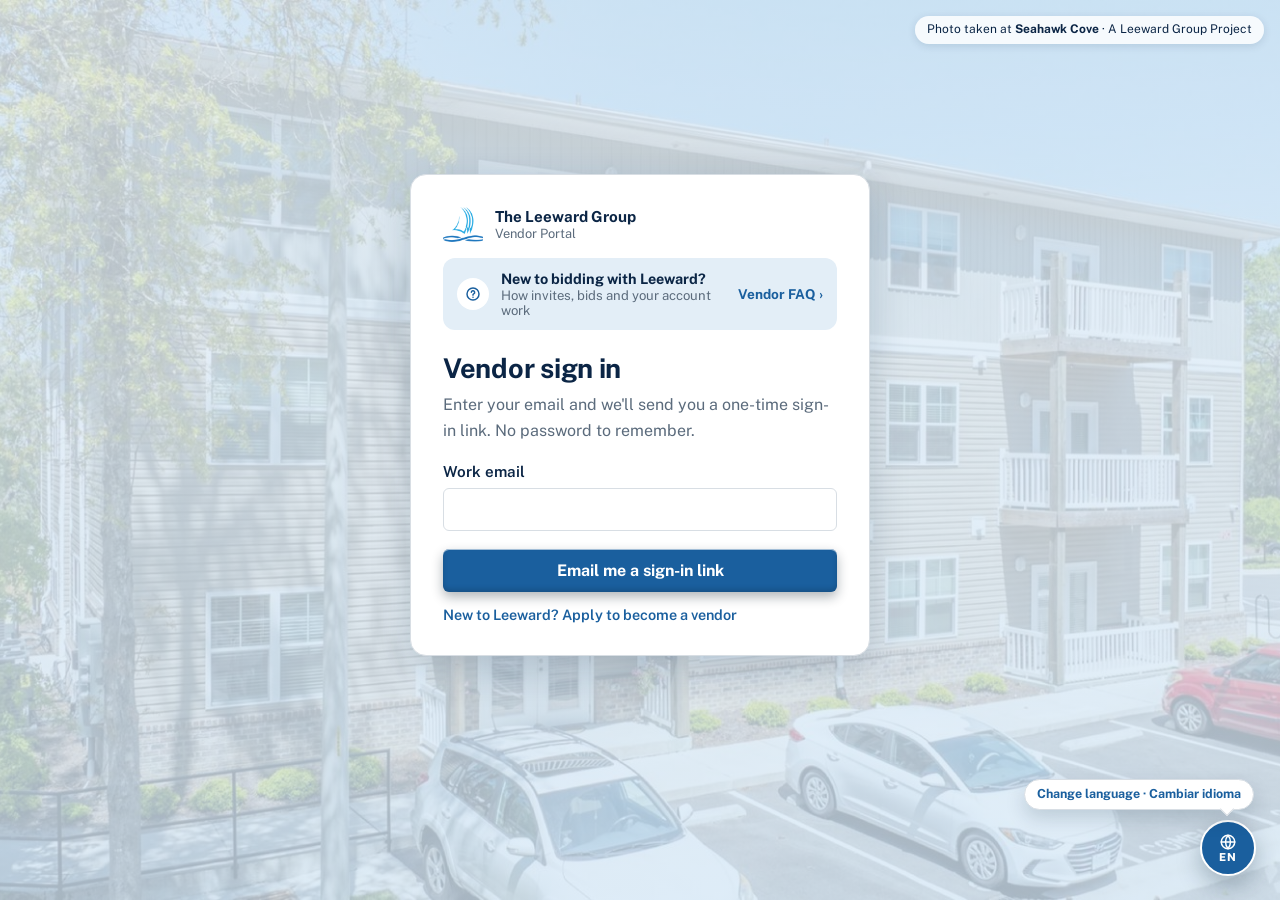
<file: projects.html>
<!DOCTYPE html>
<html lang="en" data-title="title.projects">
<head>
<meta charset="UTF-8">
<meta name="viewport" content="width=device-width, initial-scale=1.0">
<meta name="robots" content="noindex">
<meta name="theme-color" content="#ffffff">
<title>Vendor Portal – My Projects</title>
<link rel="icon" type="image/png" href="assets/apple-touch-icon.png">
<link rel="apple-touch-icon" href="assets/apple-touch-icon.png">
<link rel="stylesheet" href="css/styles.css">
<link rel="stylesheet" href="css/portal.css">
<link rel="preconnect" href="https://fonts.googleapis.com">
<link rel="preconnect" href="https://fonts.gstatic.com" crossorigin>
<link rel="stylesheet" href="https://fonts.googleapis.com/css2?family=Public+Sans:wght@400;500;600;700&display=swap">
<link rel="stylesheet" href="css/theme.css">
<script src="js/config.js"></script>
<script src="js/i18n.js"></script>
<script src="js/portal.js"></script>
</head>
<body>
<main class="main-content">
  <!-- My Projects (2026-11-10 redesign): one card per awarded project with
       a 3-part progress bar (contract, W-9, COI). -->
  <div class="vp-page-head">
    <div>
      <h1 data-i18n="projects.title"></h1>
      <p data-i18n="projects.intro"></p>
    </div>
  </div>
  <div id="projectsBody"><p class="auth-inline-copy" data-i18n="loading"></p></div>
</main>
<script src="js/projects.js"></script>
</body>
</html>
</file>
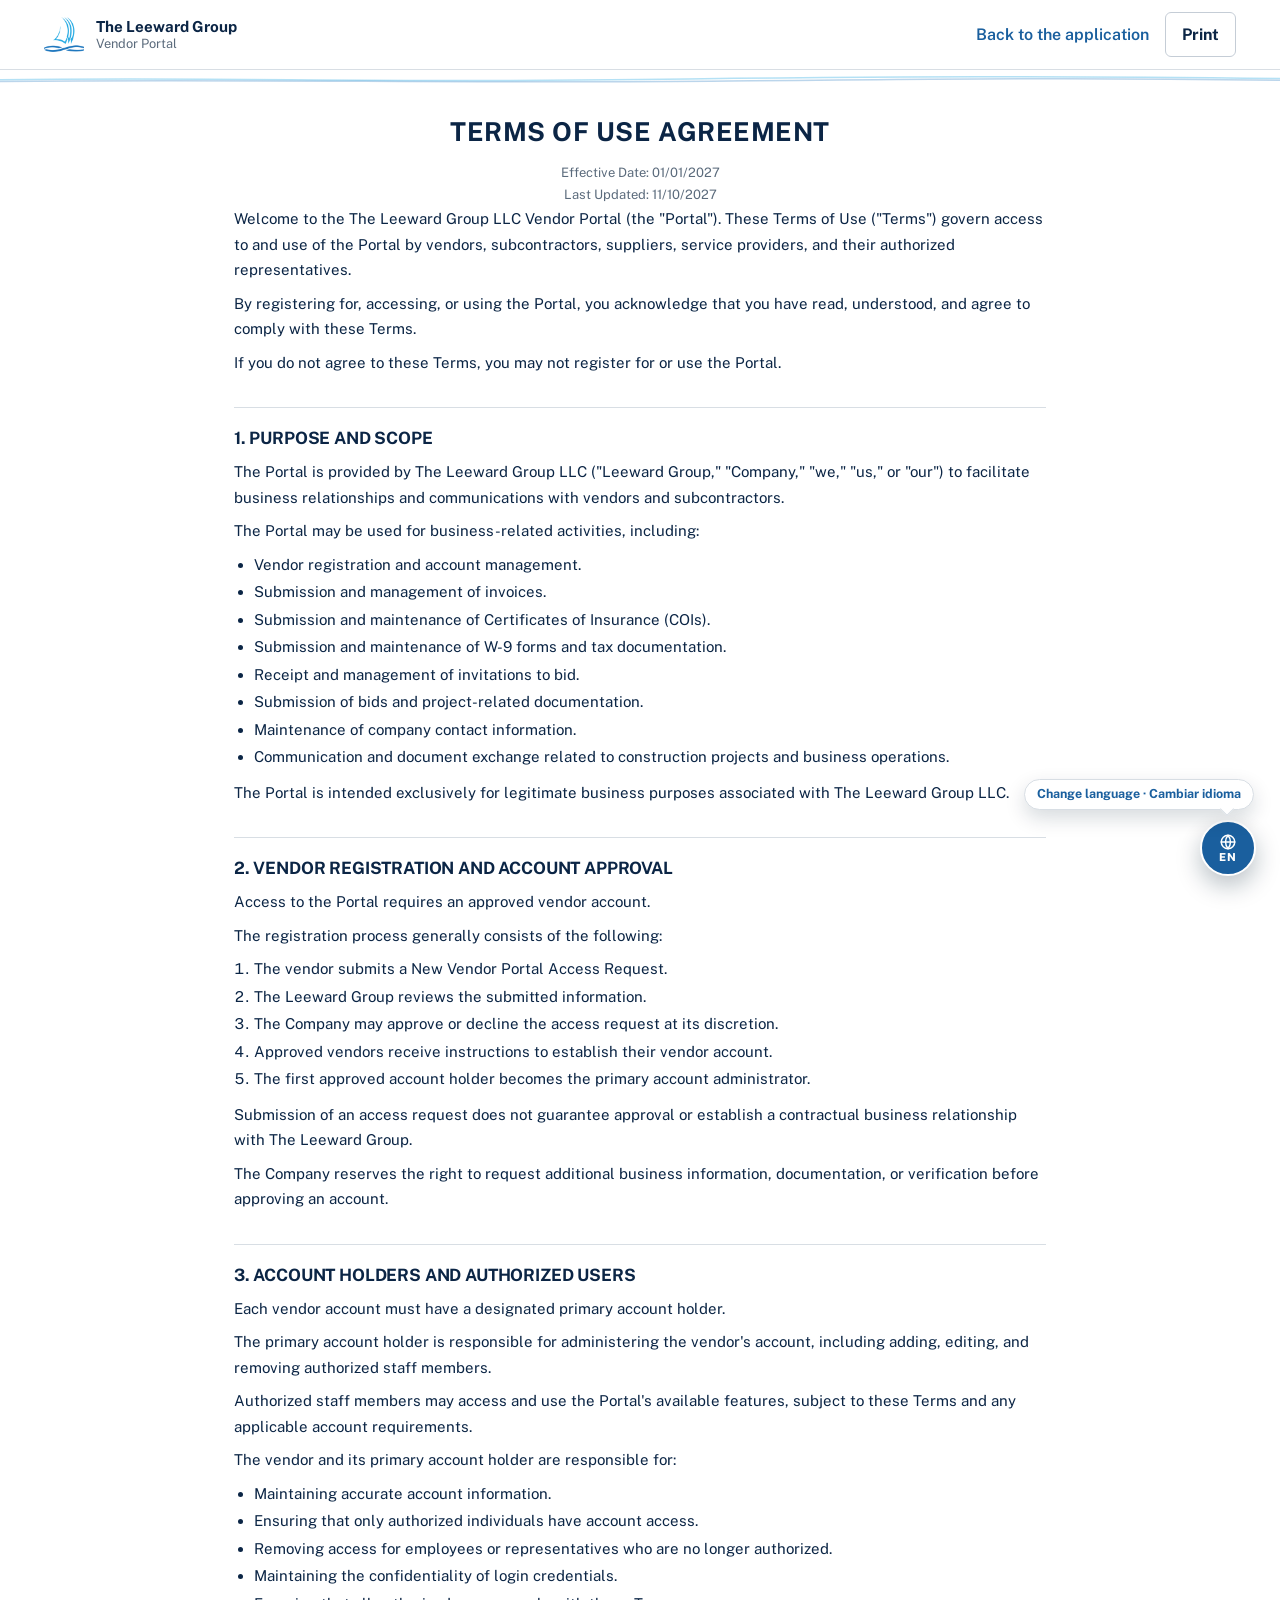
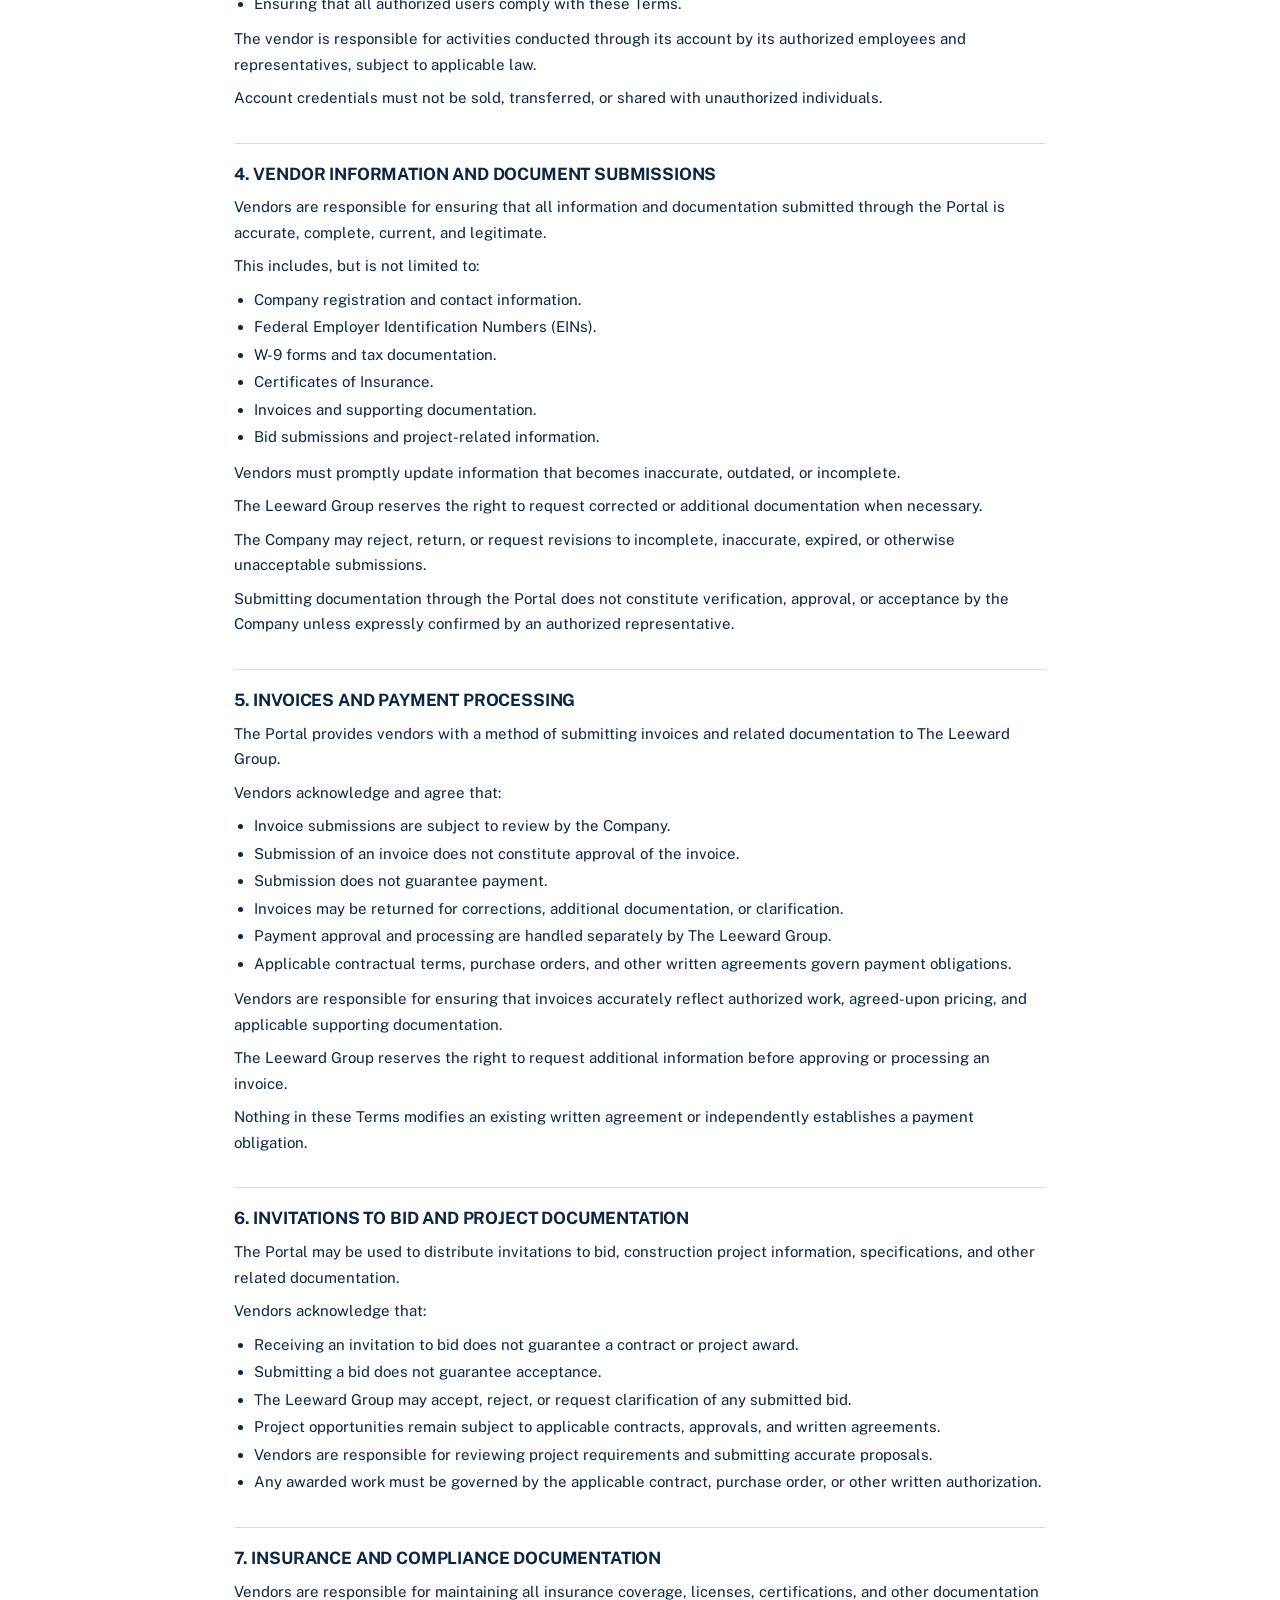
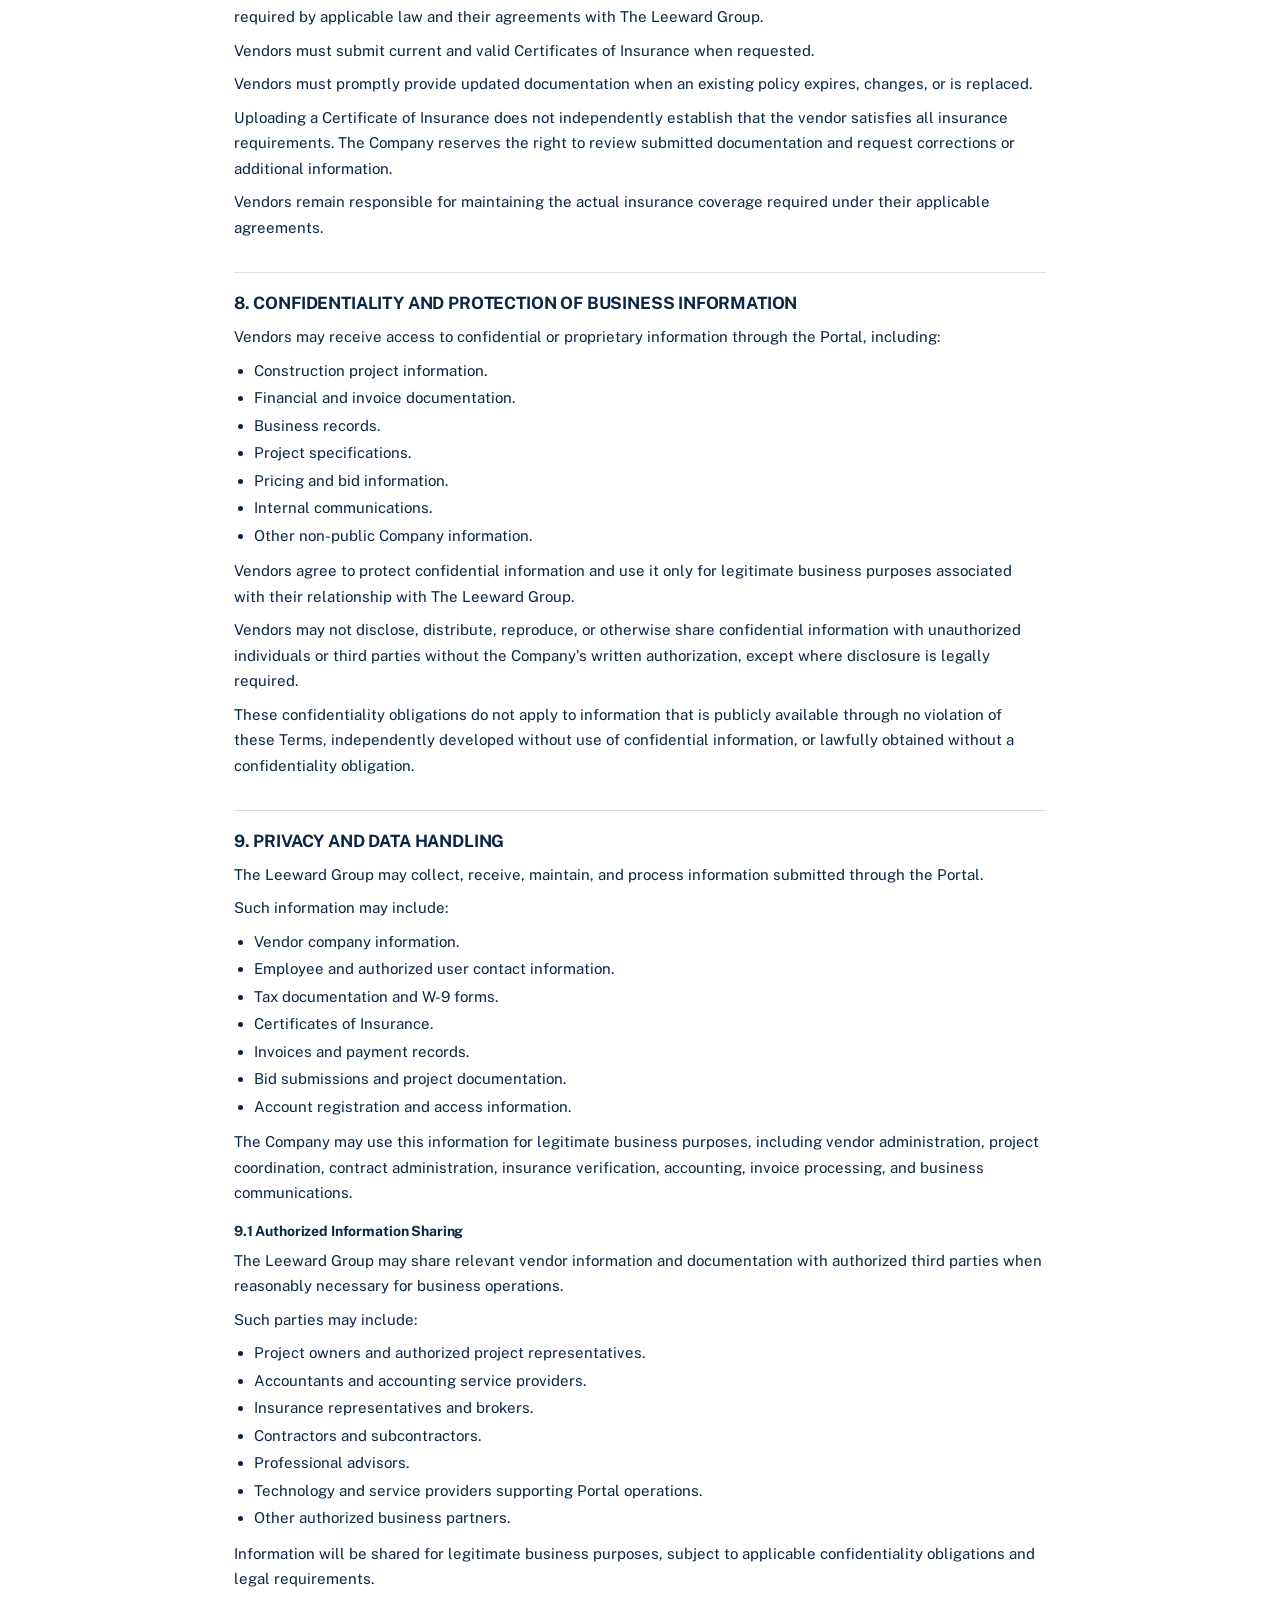
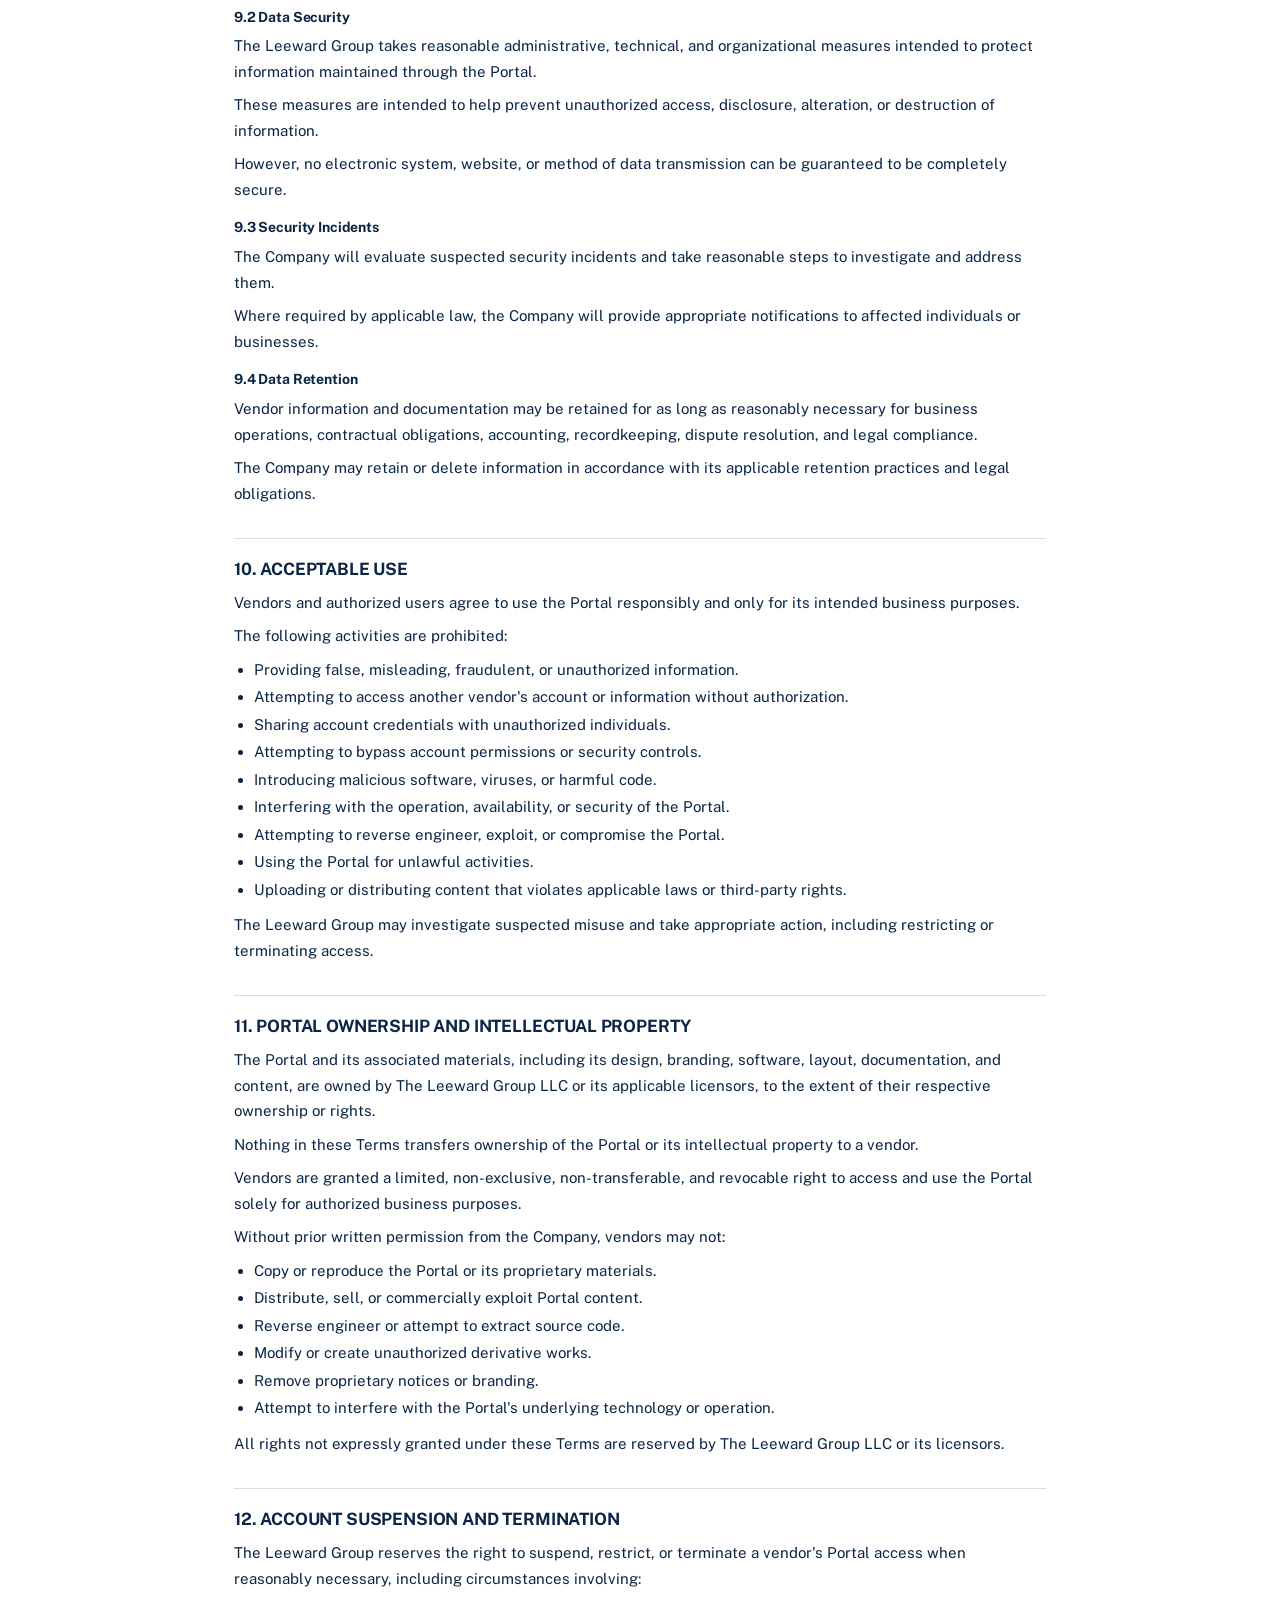
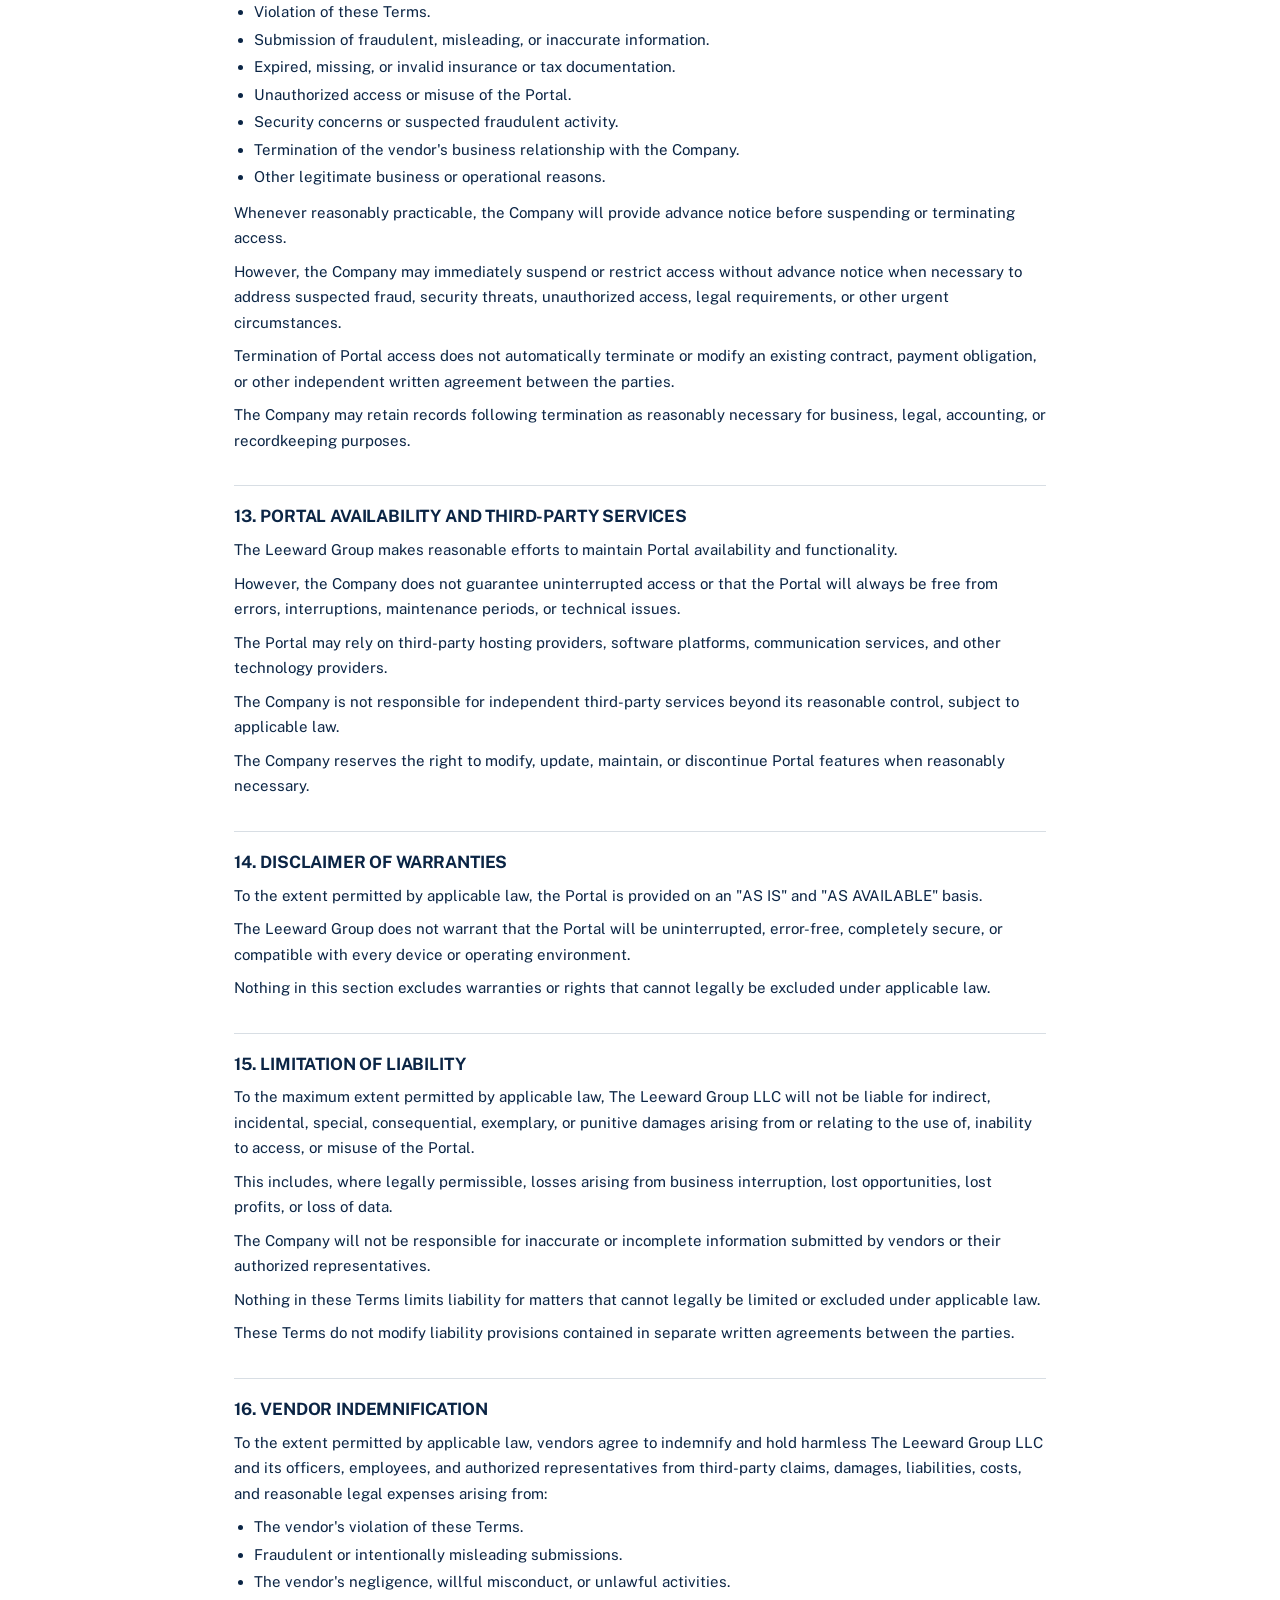
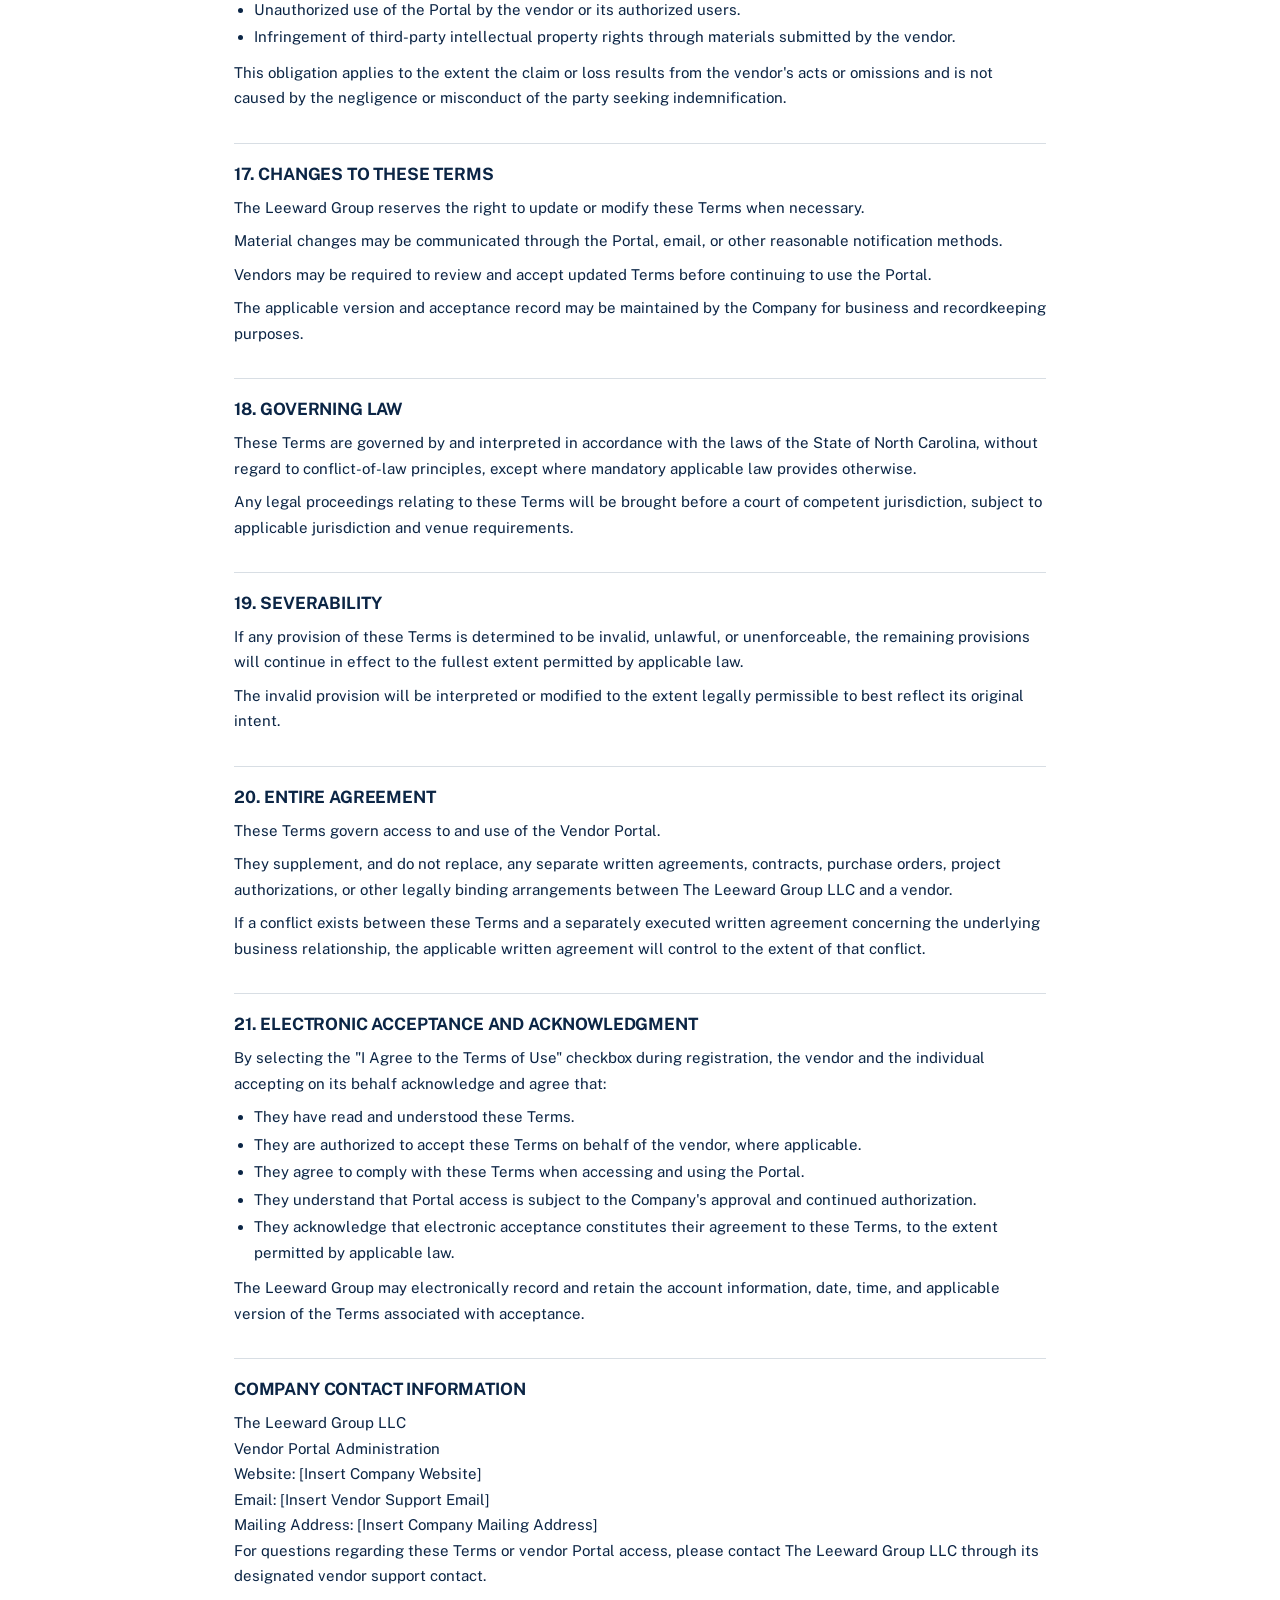
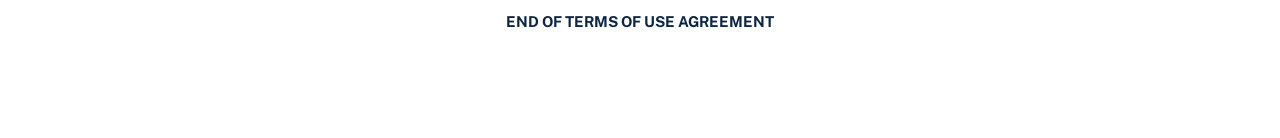
<file: terms.html>
<!DOCTYPE html>
<html lang="en" data-title="title.terms">
<head>
<meta charset="UTF-8">
<meta name="viewport" content="width=device-width, initial-scale=1.0">
<meta name="robots" content="noindex">
<meta name="theme-color" content="#ffffff">
<title>Vendor Portal – Terms of Use</title>
<link rel="icon" type="image/png" href="assets/apple-touch-icon.png">
<link rel="apple-touch-icon" href="assets/apple-touch-icon.png">
<link rel="stylesheet" href="css/styles.css">
<link rel="stylesheet" href="css/portal.css">
<link rel="preconnect" href="https://fonts.googleapis.com">
<link rel="preconnect" href="https://fonts.gstatic.com" crossorigin>
<link rel="stylesheet" href="https://fonts.googleapis.com/css2?family=Public+Sans:wght@400;500;600;700&display=swap">
<link rel="stylesheet" href="css/theme.css">
<script src="js/config.js"></script>
<script src="js/i18n.js"></script>
<script src="js/portal.js"></script>
<script src="js/terms.js"></script>
<script src="js/terms-dialog.js"></script>
</head>
<body class="vp-terms-page">
<header class="vp-terms-top">
  <div class="vp-terms-top__inner">
    <a href="index.html" class="brand-mark vp-terms-brand">
      <img class="vp-auth-logo" src="assets/leeward-mark.png" alt="" width="40" height="35">
      <div>
        <div class="brand-title">The Leeward Group</div>
        <div class="brand-subtitle" data-i18n="brand.sub">Vendor Portal</div>
      </div>
    </a>
    <div class="vp-terms-top__actions">
      <a href="apply.html" class="auth-link" data-i18n="terms.backApply"></a>
      <button type="button" class="auth-button auth-button--secondary" id="termsPrint" data-i18n="terms.print"></button>
    </div>
  </div>
</header>
<main class="vp-terms-main">
  <p class="vp-eula__lang hidden" id="termsLang" data-i18n="terms.englishNote"></p>
  <article class="vp-terms" id="termsBody" lang="en"></article>
</main>
<script>
(function () {
    document.getElementById("termsBody").innerHTML = window.VP_TERMS.HTML;
    document.getElementById("termsPrint").addEventListener("click", () => VP.printTerms());
    const lang = () => document.getElementById("termsLang").classList.toggle("hidden", VP.lang !== "es");
    lang(); document.addEventListener("vp:lang", lang);
})();
</script>
</body>
</html>
</file>
